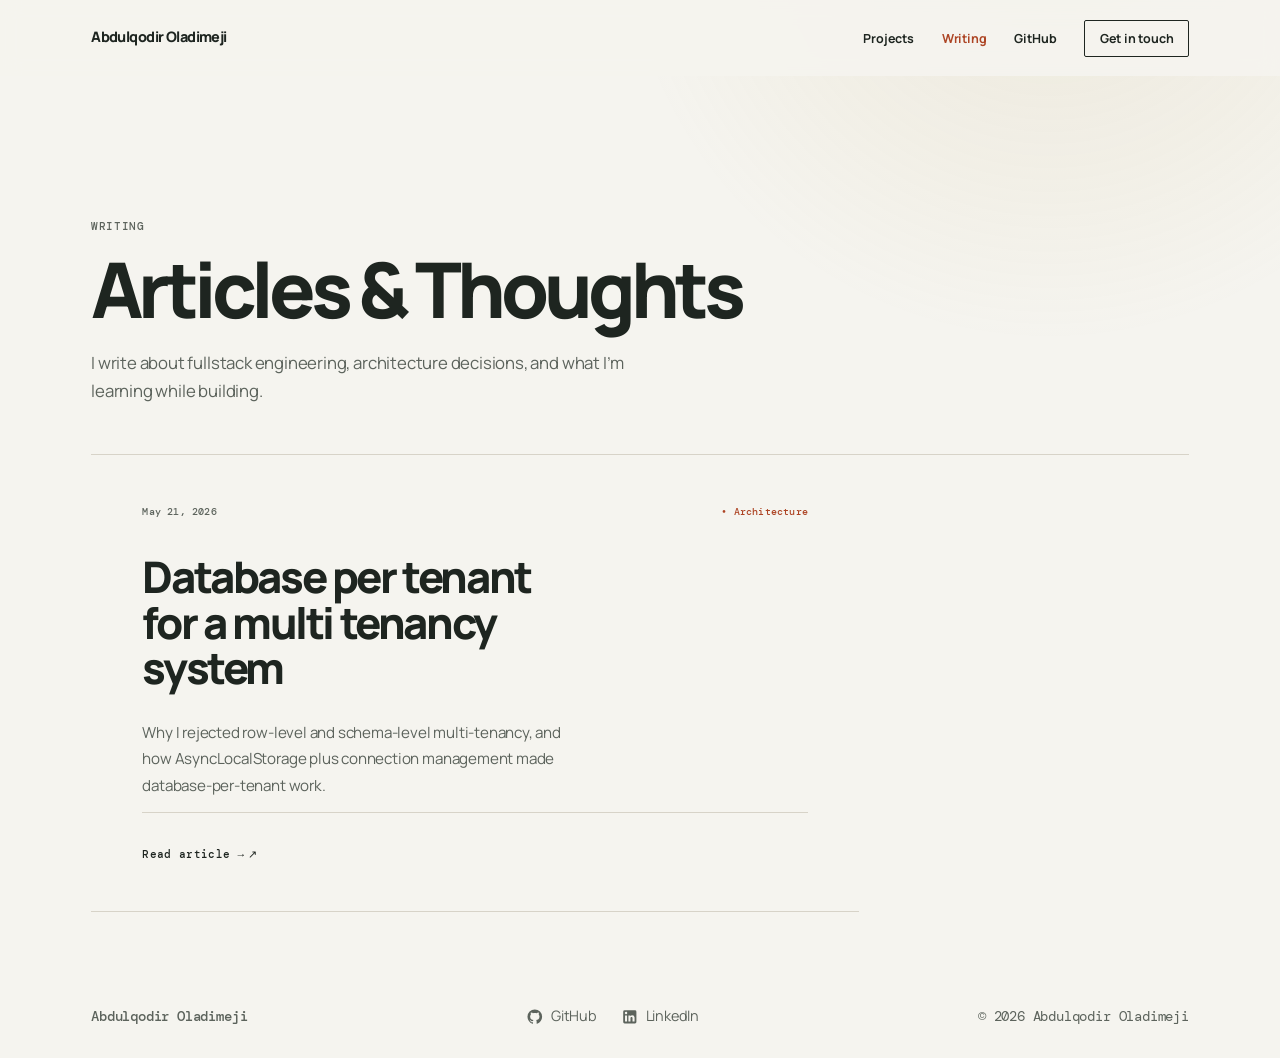
<file: blog/index.html>
<!doctype html>
<html lang="en">
    <head>
        <meta charset="UTF-8" />
        <meta name="viewport" content="width=device-width, initial-scale=1.0" />
        <title>Writing — Abdulqodir Oladimeji</title>
        <meta
            name="description"
            content="Articles on fullstack development, architecture, and the craft of shipping software."
        />

        <!-- ── SEO ──────────────────────────────────────── -->
        <link rel="canonical" href="https://qoudri4re.github.io/blog/" />
        <meta name="robots" content="index, follow" />
        <meta name="author" content="Abdulqodir Oladimeji" />

        <!-- Open Graph -->
        <meta property="og:type" content="website" />
        <meta property="og:url" content="https://qoudri4re.github.io/blog/" />
        <meta property="og:title" content="Writing — Abdulqodir Oladimeji" />
        <meta
            property="og:description"
            content="Articles on fullstack development, architecture, and the craft of shipping software."
        />
        <!-- <meta property="og:image"       content="https://qoudri4re.github.io/og-image.png"> -->
        <meta property="og:locale" content="en_NG" />

        <!-- Twitter Card -->
        <meta name="twitter:card" content="summary_large_image" />
        <meta name="twitter:title" content="Writing — Abdulqodir Oladimeji" />
        <meta
            name="twitter:description"
            content="Articles on fullstack development, architecture, and the craft of shipping software."
        />
        <!-- <meta name="twitter:image"       content="https://qoudri4re.github.io/og-image.png"> -->

        <link rel="preconnect" href="https://fonts.googleapis.com" />
        <link rel="preconnect" href="https://fonts.gstatic.com" crossorigin />
        <link
            href="https://fonts.googleapis.com/css2?family=DM+Mono:wght@400;500&family=Manrope:wght@400;500;600;700;800&display=swap"
            rel="stylesheet"
        />

        <link rel="stylesheet" href="../css/tokens.css" />
        <link rel="stylesheet" href="../css/base.css" />
        <link rel="stylesheet" href="../css/components.css" />
    </head>
    <body>
        <header class="site-nav" role="banner">
            <div class="container nav__inner">
                <a href="../" class="nav__logo">Abdulqodir Oladimeji</a>
                <nav aria-label="Primary navigation">
                    <ul class="nav__links">
                        <li>
                            <a href="../projects/" class="nav__link"
                                >Projects</a
                            >
                        </li>
                        <li>
                            <a
                                href="../blog/"
                                class="nav__link"
                                aria-current="page"
                                >Writing</a
                            >
                        </li>
                        <li>
                            <a
                                href="https://github.com/qoudri4re"
                                class="nav__link"
                                target="_blank"
                                rel="noopener noreferrer"
                                >GitHub</a
                            >
                        </li>
                        <li>
                            <a
                                href="mailto:abdulqodrioladimeji@gmail.com"
                                class="nav__link nav__link--cta"
                                >Get in touch</a
                            >
                        </li>
                    </ul>
                </nav>
                <button
                    class="nav__toggle"
                    aria-label="Toggle navigation"
                    aria-expanded="false"
                >
                    <span></span><span></span><span></span>
                </button>
            </div>
        </header>

        <main>
            <div class="container">
                <div class="page-header">
                    <p class="page-header__eyebrow">Writing</p>
                    <h1 class="page-header__title">Articles & Thoughts</h1>
                    <p class="page-header__desc">
                        I write about fullstack engineering, architecture
                        decisions, and what I’m learning while building.
                    </p>
                </div>

                <div class="card-grid">
                    <article class="card card--text" data-reveal>
                        <div class="card__body">
                            <div class="card__meta">
                                <span class="tag tag--mono">May 21, 2026</span>
                                <span class="tag tag--accent"
                                    >Architecture</span
                                >
                            </div>
                            <h2 class="card__title">
                                <a href="multitenancy-strategy.html"
                                    >Database per tenant for a multi tenancy
                                    system</a
                                >
                            </h2>
                            <p class="card__excerpt">
                                Why I rejected row-level and schema-level
                                multi-tenancy, and how AsyncLocalStorage plus
                                connection management made database-per-tenant
                                work.
                            </p>
                            <div class="card__footer">
                                <a
                                    href="multitenancy-strategy.html"
                                    class="card__read-more"
                                    >Read article →</a
                                >
                            </div>
                        </div>
                    </article>
                </div>
            </div>
        </main>

        <footer class="site-footer">
            <div class="container footer__inner">
                <span class="footer__name">Abdulqodir Oladimeji</span>
                <nav class="footer__links" aria-label="Social links">
                    <a
                        href="https://github.com/qoudri4re"
                        target="_blank"
                        rel="noopener noreferrer"
                    >
                        <svg
                            class="footer__icon"
                            viewBox="0 0 24 24"
                            aria-hidden="true"
                            focusable="false"
                        >
                            <path
                                fill="currentColor"
                                d="M12 2A10 10 0 0 0 2 12c0 4.42 2.87 8.17 6.84 9.5c.5.08.66-.23.66-.5v-1.69c-2.77.6-3.36-1.34-3.36-1.34c-.46-1.16-1.11-1.47-1.11-1.47c-.91-.62.07-.6.07-.6c1 .07 1.53 1.03 1.53 1.03c.87 1.52 2.34 1.07 2.91.83c.09-.65.35-1.09.63-1.34c-2.22-.25-4.55-1.11-4.55-4.92c0-1.11.38-2 1.03-2.71c-.1-.25-.45-1.29.1-2.64c0 0 .84-.27 2.75 1.02c.79-.22 1.65-.33 2.5-.33s1.71.11 2.5.33c1.91-1.29 2.75-1.02 2.75-1.02c.55 1.35.2 2.39.1 2.64c.65.71 1.03 1.6 1.03 2.71c0 3.82-2.34 4.66-4.57 4.91c.36.31.69.92.69 1.85V21c0 .27.16.59.67.5C19.14 20.16 22 16.42 22 12A10 10 0 0 0 12 2"
                            />
                        </svg>
                        GitHub
                    </a>
                    <a
                        href="https://www.linkedin.com/in/qoudri4re/"
                        target="_blank"
                        rel="noopener noreferrer"
                    >
                        <svg
                            class="footer__icon"
                            viewBox="0 0 24 24"
                            aria-hidden="true"
                            focusable="false"
                        >
                            <path
                                fill="currentColor"
                                d="M19 3a2 2 0 0 1 2 2v14a2 2 0 0 1-2 2H5a2 2 0 0 1-2-2V5a2 2 0 0 1 2-2zm-.5 15.5v-5.3a3.26 3.26 0 0 0-3.26-3.26c-.85 0-1.84.52-2.32 1.3v-1.11h-2.79v8.37h2.79v-4.93c0-.77.62-1.4 1.39-1.4a1.4 1.4 0 0 1 1.4 1.4v4.93zM6.88 8.56a1.68 1.68 0 0 0 1.68-1.68c0-.93-.75-1.69-1.68-1.69a1.69 1.69 0 0 0-1.69 1.69c0 .93.76 1.68 1.69 1.68m1.39 9.94v-8.37H5.5v8.37z"
                            />
                        </svg>
                        LinkedIn
                    </a>
                </nav>
                <p class="footer__copy">
                    © <span id="year"> </span> Abdulqodir Oladimeji
                </p>
            </div>
        </footer>

        <script src="../js/data.js"></script>
        <script src="../js/main.js"></script>
    </body>
</html>
</file>
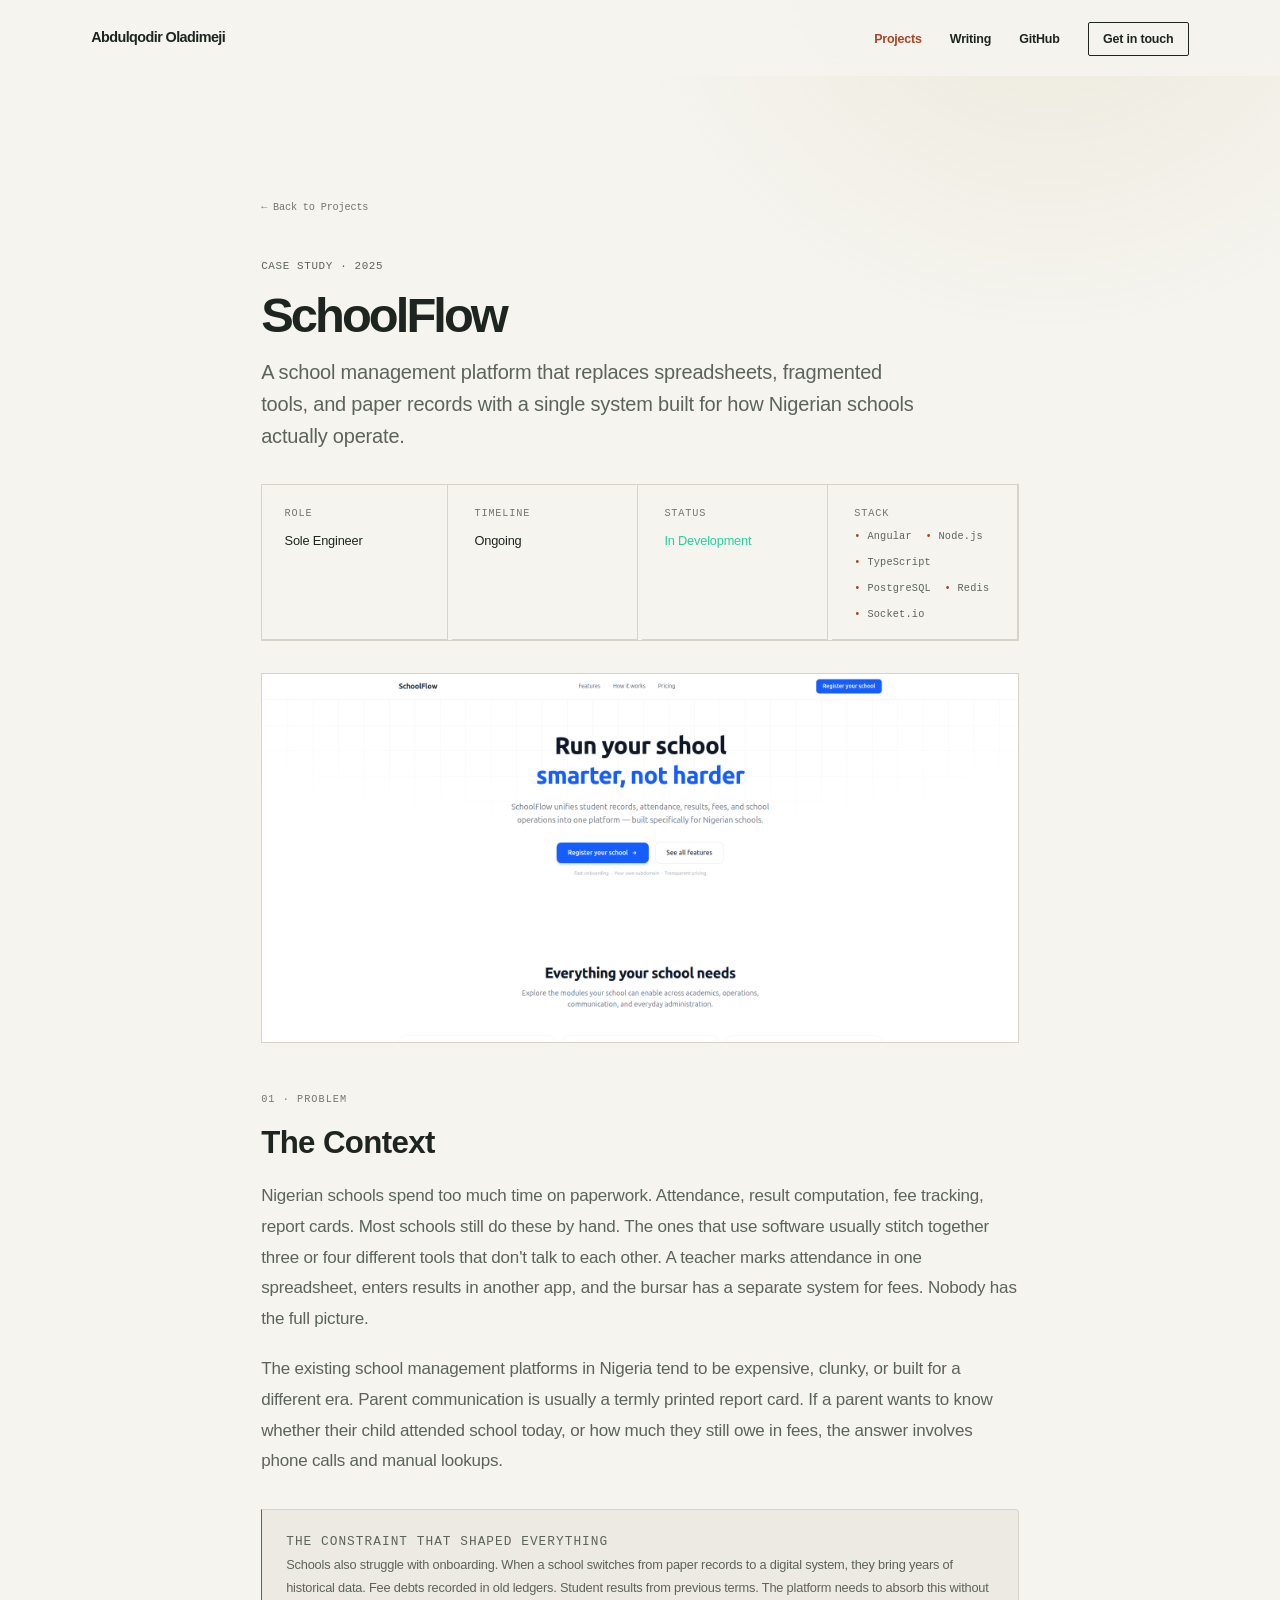
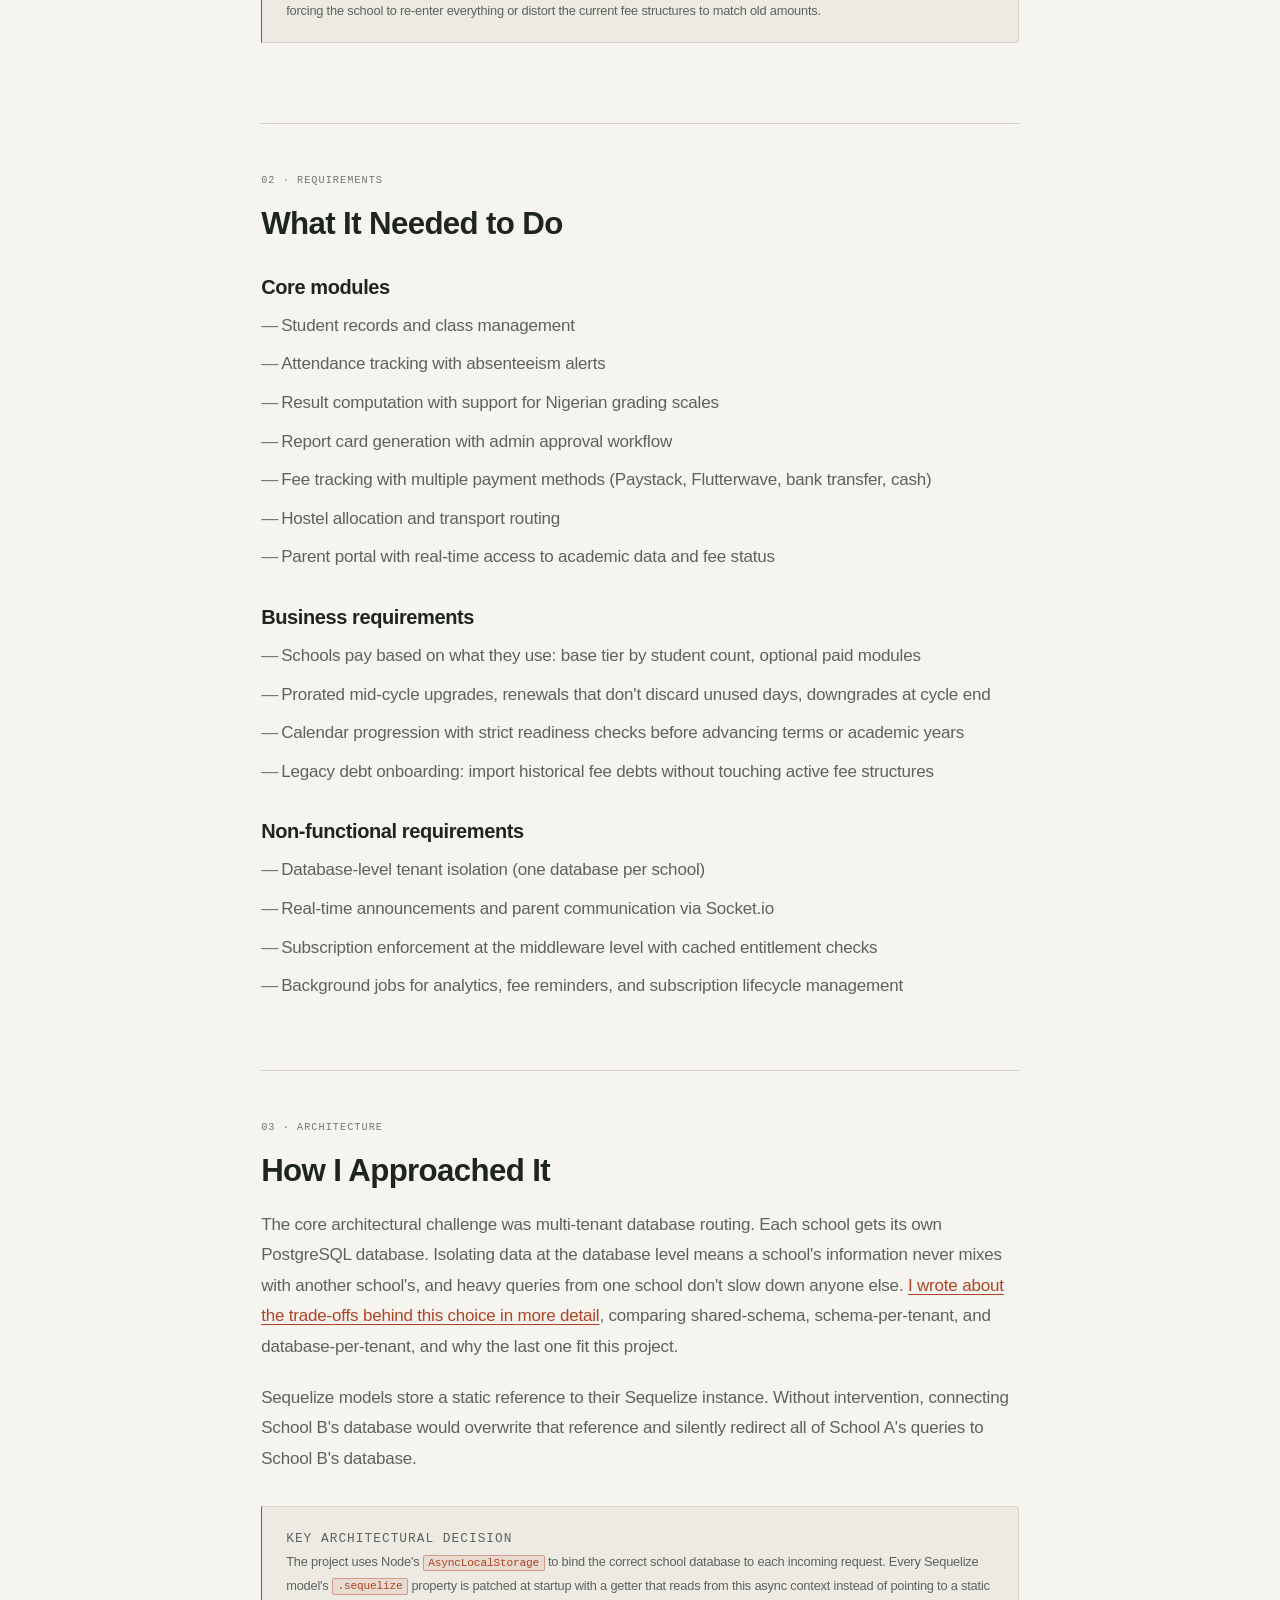
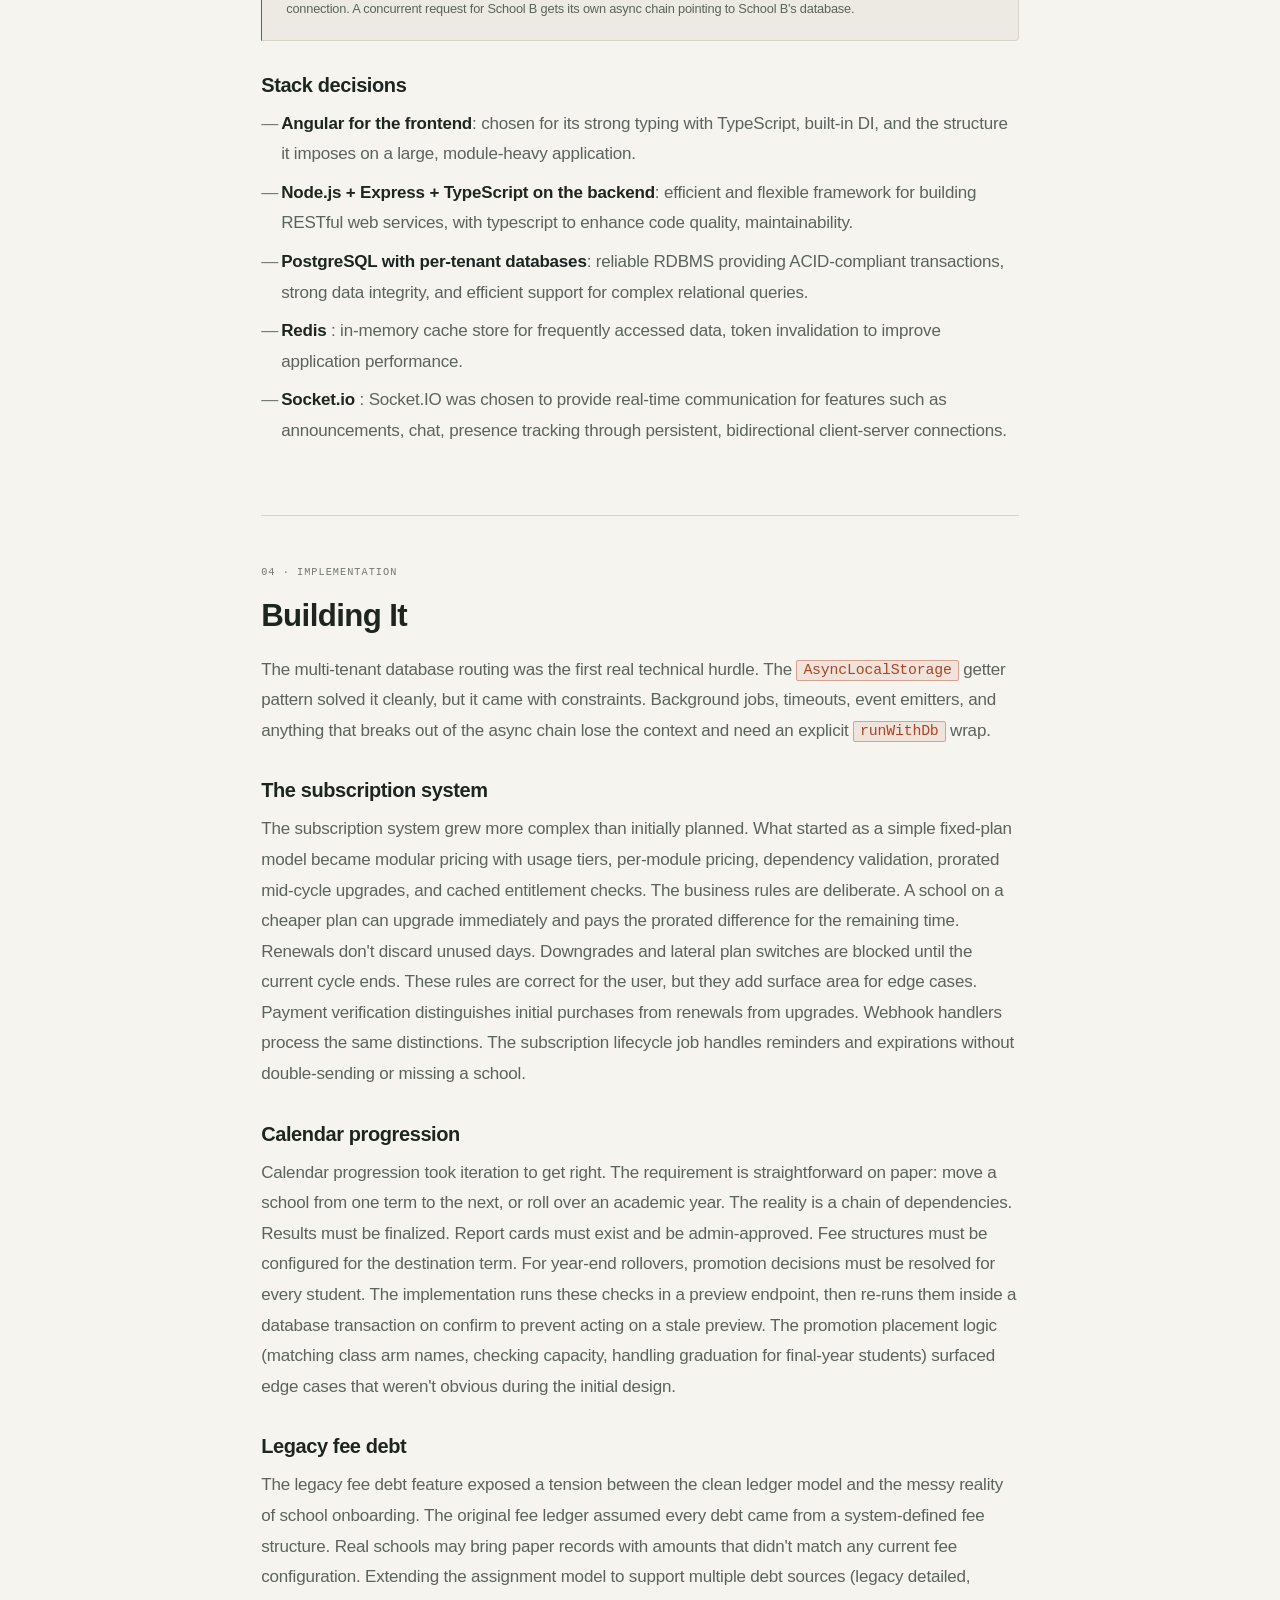
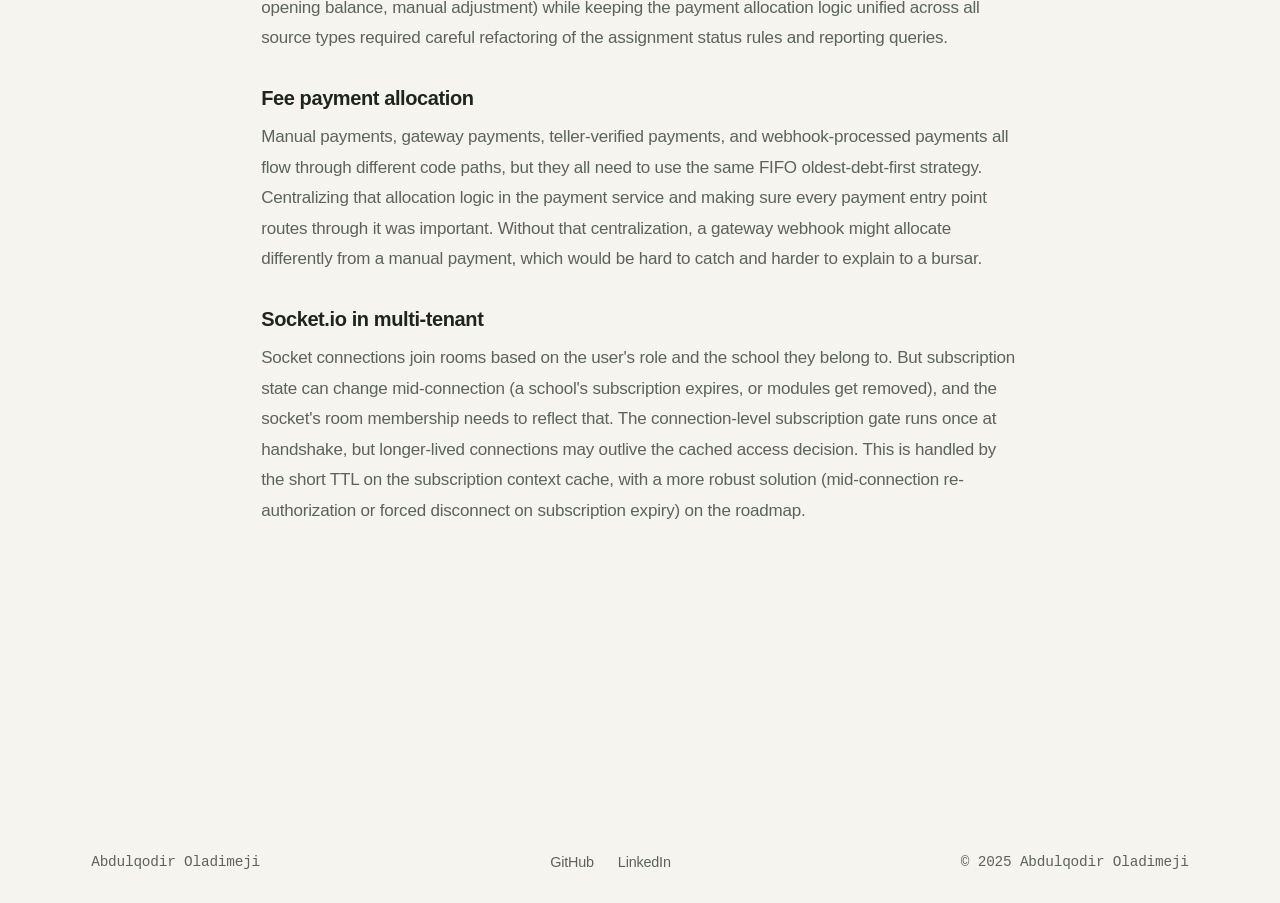
<file: projects/schoolflow.html>
<!doctype html>
<html lang="en">
    <head>
        <meta charset="UTF-8" />
        <meta name="viewport" content="width=device-width, initial-scale=1.0" />
        <title>SchoolFlow — Abdulqodir Oladimeji</title>
        <meta
            name="description"
            content="A multi-tenant school management platform built for Nigerian schools — attendance, results, fees, parent portals, and real-time communication in one system."
        />

        <!-- ── SEO ──────────────────────────────────────── -->
        <link
            rel="canonical"
            href="https://qoudri4re.github.io/projects/schoolflow.html"
        />
        <meta name="robots" content="index, follow" />
        <meta name="author" content="Abdulqodir Oladimeji" />

        <!-- Open Graph -->
        <meta property="og:type" content="article" />
        <meta
            property="og:url"
            content="https://qoudri4re.github.io/projects/schoolflow.html"
        />
        <meta property="og:title" content="SchoolFlow — Abdulqodir Oladimeji" />
        <meta
            property="og:description"
            content="A multi-tenant school management platform built for Nigerian schools — attendance, results, fees, parent portals, and real-time communication in one system."
        />
        <meta
            property="og:image"
            content="https://qoudri4re.github.io/projects/images/schoolflow-hero.png"
        />
        <meta property="og:locale" content="en_NG" />

        <!-- Twitter Card -->
        <meta name="twitter:card" content="summary_large_image" />
        <meta
            name="twitter:title"
            content="SchoolFlow — Abdulqodir Oladimeji"
        />
        <meta
            name="twitter:description"
            content="A multi-tenant school management platform built for Nigerian schools — attendance, results, fees, parent portals, and real-time communication in one system."
        />
        <meta
            name="twitter:image"
            content="https://qoudri4re.github.io/projects/images/schoolflow-hero.png"
        />

        <!-- JSON-LD -->
        <script type="application/ld+json">
            {
                "@context": "https://schema.org",
                "@type": "CreativeWork",
                "name": "SchoolFlow",
                "description": "A multi-tenant school management platform built for Nigerian schools — attendance, results, fees, parent portals, and real-time communication in one system.",
                "image": "https://qoudri4re.github.io/projects/images/schoolflow-hero.png",
                "url": "https://qoudri4re.github.io/projects/schoolflow.html",
                "author": {
                    "@type": "Person",
                    "name": "Abdulqodir Oladimeji",
                    "url": "https://qoudri4re.github.io/"
                },
                "keywords": "Angular, Node.js, TypeScript, PostgreSQL, Redis, Socket.io, multi-tenant, school management"
            }
        </script>

        <link rel="preconnect" href="https://fonts.googleapis.com" />
        <link rel="preconnect" href="https://fonts.gstatic.com" crossorigin />
        <link
            href="https://fonts.googleapis.com/css2?family=Poppins:ital,wght@0,400;0,500;0,600;0,700;0,800;1,500;1,600&family=JetBrains+Mono:wght@400;500&display=swap"
            rel="stylesheet"
        />

        <link rel="stylesheet" href="../css/tokens.css" />
        <link rel="stylesheet" href="../css/base.css" />
        <link rel="stylesheet" href="../css/components.css" />
    </head>
    <body>
        <header class="site-nav" role="banner">
            <div class="container nav__inner">
                <a href="../" class="nav__logo">Abdulqodir Oladimeji</a>
                <nav aria-label="Primary navigation">
                    <ul class="nav__links">
                        <li>
                            <a
                                href="../projects/"
                                class="nav__link"
                                aria-current="page"
                                >Projects</a
                            >
                        </li>
                        <li>
                            <a href="../blog/" class="nav__link">Writing</a>
                        </li>
                        <li>
                            <a
                                href="https://github.com/qoudri4re"
                                class="nav__link"
                                target="_blank"
                                rel="noopener noreferrer"
                                >GitHub</a
                            >
                        </li>
                        <li>
                            <a
                                href="mailto:abdulqodrioladimeji@gmail.com"
                                class="nav__link nav__link--cta"
                                >Get in touch</a
                            >
                        </li>
                    </ul>
                </nav>
                <button
                    class="nav__toggle"
                    aria-label="Toggle navigation"
                    aria-expanded="false"
                >
                    <span></span><span></span><span></span>
                </button>
            </div>
        </header>

        <main class="project-layout">
            <div class="container">
                <a href="../projects/" class="project__back"
                    >← Back to Projects</a
                >

                <!-- Header -->
                <header class="project__header">
                    <p class="project__label">Case Study · 2025</p>
                    <h1 class="project__title">SchoolFlow</h1>
                    <p class="project__tagline">
                        A school management platform that replaces spreadsheets,
                        fragmented tools, and paper records with a single system
                        built for how Nigerian schools actually operate.
                    </p>
                </header>

                <!-- Meta grid -->
                <div class="project__meta-grid">
                    <div class="project__meta-item">
                        <p class="project__meta-label">Role</p>
                        <p class="project__meta-value">Sole Engineer</p>
                    </div>
                    <div class="project__meta-item">
                        <p class="project__meta-label">Timeline</p>
                        <p class="project__meta-value">Ongoing</p>
                    </div>
                    <div class="project__meta-item">
                        <p class="project__meta-label">Status</p>
                        <p
                            class="project__meta-value"
                            style="color: var(--success)"
                        >
                            In Development
                        </p>
                    </div>
                    <div class="project__meta-item">
                        <p class="project__meta-label">Stack</p>
                        <div class="tags" style="margin-top: var(--s-2)">
                            <span class="tag">Angular</span>
                            <span class="tag">Node.js</span>
                            <span class="tag">TypeScript</span>
                            <span class="tag">PostgreSQL</span>
                            <span class="tag">Redis</span>
                            <span class="tag">Socket.io</span>
                        </div>
                    </div>
                </div>

                <!-- Hero image -->
                <div class="project__hero-image">
                    <img
                        src="images/schoolflow-hero.png"
                        alt="SchoolFlow — school management dashboard"
                        width="1200"
                        height="630"
                    />
                </div>

                <!-- ── Section 1: Problem ──────────────────── -->
                <section class="project-section">
                    <p class="project-section__label">01 · Problem</p>
                    <h2 class="project-section__title">The Context</h2>
                    <div class="project-section__body">
                        <p>
                            Nigerian schools spend too much time on paperwork.
                            Attendance, result computation, fee tracking, report
                            cards. Most schools still do these by hand. The ones
                            that use software usually stitch together three or
                            four different tools that don't talk to each other.
                            A teacher marks attendance in one spreadsheet,
                            enters results in another app, and the bursar has a
                            separate system for fees. Nobody has the full
                            picture.
                        </p>
                        <p>
                            The existing school management platforms in Nigeria
                            tend to be expensive, clunky, or built for a
                            different era. Parent communication is usually a
                            termly printed report card. If a parent wants to
                            know whether their child attended school today, or
                            how much they still owe in fees, the answer involves
                            phone calls and manual lookups.
                        </p>

                        <div class="callout">
                            <p class="callout__label">
                                The constraint that shaped everything
                            </p>
                            <p>
                                Schools also struggle with onboarding. When a
                                school switches from paper records to a digital
                                system, they bring years of historical data. Fee
                                debts recorded in old ledgers. Student results
                                from previous terms. The platform needs to
                                absorb this without forcing the school to
                                re-enter everything or distort the current fee
                                structures to match old amounts.
                            </p>
                        </div>
                    </div>
                </section>

                <!-- ── Section 2: Requirements ────────── -->
                <section class="project-section">
                    <p class="project-section__label">02 · Requirements</p>
                    <h2 class="project-section__title">What It Needed to Do</h2>
                    <div class="project-section__body">
                        <h4>Core modules</h4>
                        <ul>
                            <li>Student records and class management</li>
                            <li>Attendance tracking with absenteeism alerts</li>
                            <li>
                                Result computation with support for Nigerian
                                grading scales
                            </li>
                            <li>
                                Report card generation with admin approval
                                workflow
                            </li>
                            <li>
                                Fee tracking with multiple payment methods
                                (Paystack, Flutterwave, bank transfer, cash)
                            </li>
                            <li>Hostel allocation and transport routing</li>
                            <li>
                                Parent portal with real-time access to academic
                                data and fee status
                            </li>
                        </ul>

                        <h4>Business requirements</h4>
                        <ul>
                            <li>
                                Schools pay based on what they use: base tier by
                                student count, optional paid modules
                            </li>
                            <li>
                                Prorated mid-cycle upgrades, renewals that don't
                                discard unused days, downgrades at cycle end
                            </li>
                            <li>
                                Calendar progression with strict readiness
                                checks before advancing terms or academic years
                            </li>
                            <li>
                                Legacy debt onboarding: import historical fee
                                debts without touching active fee structures
                            </li>
                        </ul>

                        <h4>Non-functional requirements</h4>
                        <ul>
                            <li>
                                Database-level tenant isolation (one database
                                per school)
                            </li>
                            <li>
                                Real-time announcements and parent communication
                                via Socket.io
                            </li>
                            <li>
                                Subscription enforcement at the middleware level
                                with cached entitlement checks
                            </li>
                            <li>
                                Background jobs for analytics, fee reminders,
                                and subscription lifecycle management
                            </li>
                        </ul>
                    </div>
                </section>

                <!-- ── Section 3: Architecture ─── -->
                <section class="project-section">
                    <p class="project-section__label">03 · Architecture</p>
                    <h2 class="project-section__title">How I Approached It</h2>
                    <div class="project-section__body">
                        <p>
                            The core architectural challenge was multi-tenant
                            database routing. Each school gets its own
                            PostgreSQL database. Isolating data at the database
                            level means a school's information never mixes with
                            another school's, and heavy queries from one school
                            don't slow down anyone else.
                            <a
                                href="../blog/multitenancy-strategy.html"
                                style="
                                    color: var(--accent);
                                    text-decoration: underline;
                                    text-underline-offset: 3px;
                                "
                                >I wrote about the trade-offs behind this choice
                                in more detail</a
                            >, comparing shared-schema, schema-per-tenant, and
                            database-per-tenant, and why the last one fit this
                            project.
                        </p>
                        <p>
                            Sequelize models store a static reference to their
                            Sequelize instance. Without intervention, connecting
                            School B's database would overwrite that reference
                            and silently redirect all of School A's queries to
                            School B's database.
                        </p>

                        <div class="callout">
                            <p class="callout__label">
                                Key architectural decision
                            </p>
                            <p>
                                The project uses Node's
                                <code>AsyncLocalStorage</code> to bind the
                                correct school database to each incoming
                                request. Every Sequelize model's
                                <code>.sequelize</code> property is patched at
                                startup with a getter that reads from this async
                                context instead of pointing to a static
                                connection. A concurrent request for School B
                                gets its own async chain pointing to School B's
                                database.
                            </p>
                        </div>

                        <h4>Stack decisions</h4>
                        <ul>
                            <li>
                                <strong>Angular for the frontend</strong>:
                                chosen for its strong typing with TypeScript,
                                built-in DI, and the structure it imposes on a
                                large, module-heavy application.
                            </li>
                            <li>
                                <strong
                                    >Node.js + Express + TypeScript on the
                                    backend</strong
                                >: efficient and flexible framework for building
                                RESTful web services, with typescript to enhance
                                code quality, maintainability.
                            </li>
                            <li>
                                <strong
                                    >PostgreSQL with per-tenant
                                    databases</strong
                                >: reliable RDBMS providing ACID-compliant
                                transactions, strong data integrity, and
                                efficient support for complex relational
                                queries.
                            </li>
                            <li>
                                <strong>Redis</strong>
                                : in-memory cache store for frequently accessed
                                data, token invalidation to improve application
                                performance.
                            </li>
                            <li>
                                <strong>Socket.io </strong>: Socket.IO was
                                chosen to provide real-time communication for
                                features such as announcements, chat, presence
                                tracking through persistent, bidirectional
                                client-server connections.
                            </li>
                        </ul>
                    </div>
                </section>

                <!-- ── Section 4: Implementation ────────────── -->
                <section class="project-section">
                    <p class="project-section__label">04 · Implementation</p>
                    <h2 class="project-section__title">Building It</h2>
                    <div class="project-section__body">
                        <p>
                            The multi-tenant database routing was the first real
                            technical hurdle. The
                            <code>AsyncLocalStorage</code> getter pattern solved
                            it cleanly, but it came with constraints. Background
                            jobs, timeouts, event emitters, and anything that
                            breaks out of the async chain lose the context and
                            need an explicit <code>runWithDb</code> wrap.
                        </p>

                        <h4>The subscription system</h4>
                        <p>
                            The subscription system grew more complex than
                            initially planned. What started as a simple
                            fixed-plan model became modular pricing with usage
                            tiers, per-module pricing, dependency validation,
                            prorated mid-cycle upgrades, and cached entitlement
                            checks. The business rules are deliberate. A school
                            on a cheaper plan can upgrade immediately and pays
                            the prorated difference for the remaining time.
                            Renewals don't discard unused days. Downgrades and
                            lateral plan switches are blocked until the current
                            cycle ends. These rules are correct for the user,
                            but they add surface area for edge cases. Payment
                            verification distinguishes initial purchases from
                            renewals from upgrades. Webhook handlers process the
                            same distinctions. The subscription lifecycle job
                            handles reminders and expirations without
                            double-sending or missing a school.
                        </p>

                        <h4>Calendar progression</h4>
                        <p>
                            Calendar progression took iteration to get right.
                            The requirement is straightforward on paper: move a
                            school from one term to the next, or roll over an
                            academic year. The reality is a chain of
                            dependencies. Results must be finalized. Report
                            cards must exist and be admin-approved. Fee
                            structures must be configured for the destination
                            term. For year-end rollovers, promotion decisions
                            must be resolved for every student. The
                            implementation runs these checks in a preview
                            endpoint, then re-runs them inside a database
                            transaction on confirm to prevent acting on a stale
                            preview. The promotion placement logic (matching
                            class arm names, checking capacity, handling
                            graduation for final-year students) surfaced edge
                            cases that weren't obvious during the initial
                            design.
                        </p>

                        <h4>Legacy fee debt</h4>
                        <p>
                            The legacy fee debt feature exposed a tension
                            between the clean ledger model and the messy reality
                            of school onboarding. The original fee ledger
                            assumed every debt came from a system-defined fee
                            structure. Real schools may bring paper records with
                            amounts that didn't match any current fee
                            configuration. Extending the assignment model to
                            support multiple debt sources (legacy detailed,
                            opening balance, manual adjustment) while keeping
                            the payment allocation logic unified across all
                            source types required careful refactoring of the
                            assignment status rules and reporting queries.
                        </p>

                        <h4>Fee payment allocation</h4>
                        <p>
                            Manual payments, gateway payments, teller-verified
                            payments, and webhook-processed payments all flow
                            through different code paths, but they all need to
                            use the same FIFO oldest-debt-first strategy.
                            Centralizing that allocation logic in the payment
                            service and making sure every payment entry point
                            routes through it was important. Without that
                            centralization, a gateway webhook might allocate
                            differently from a manual payment, which would be
                            hard to catch and harder to explain to a bursar.
                        </p>

                        <h4>Socket.io in multi-tenant</h4>
                        <p>
                            Socket connections join rooms based on the user's
                            role and the school they belong to. But subscription
                            state can change mid-connection (a school's
                            subscription expires, or modules get removed), and
                            the socket's room membership needs to reflect that.
                            The connection-level subscription gate runs once at
                            handshake, but longer-lived connections may outlive
                            the cached access decision. This is handled by the
                            short TTL on the subscription context cache, with a
                            more robust solution (mid-connection
                            re-authorization or forced disconnect on
                            subscription expiry) on the roadmap.
                        </p>
                    </div>
                </section>
            </div>
        </main>

        <footer class="site-footer">
            <div class="container footer__inner">
                <span class="footer__name">Abdulqodir Oladimeji</span>
                <nav class="footer__links" aria-label="Social links">
                    <a
                        href="https://github.com/qoudri4re"
                        target="_blank"
                        rel="noopener noreferrer"
                        >GitHub</a
                    >
                    <a
                        href="https://www.linkedin.com/in/qoudri4re/"
                        target="_blank"
                        rel="noopener noreferrer"
                        >LinkedIn</a
                    >
                </nav>
                <p class="footer__copy">© 2025 Abdulqodir Oladimeji</p>
            </div>
        </footer>

        <script src="../js/data.js"></script>
        <script src="../js/main.js"></script>
    </body>
</html>
</file>
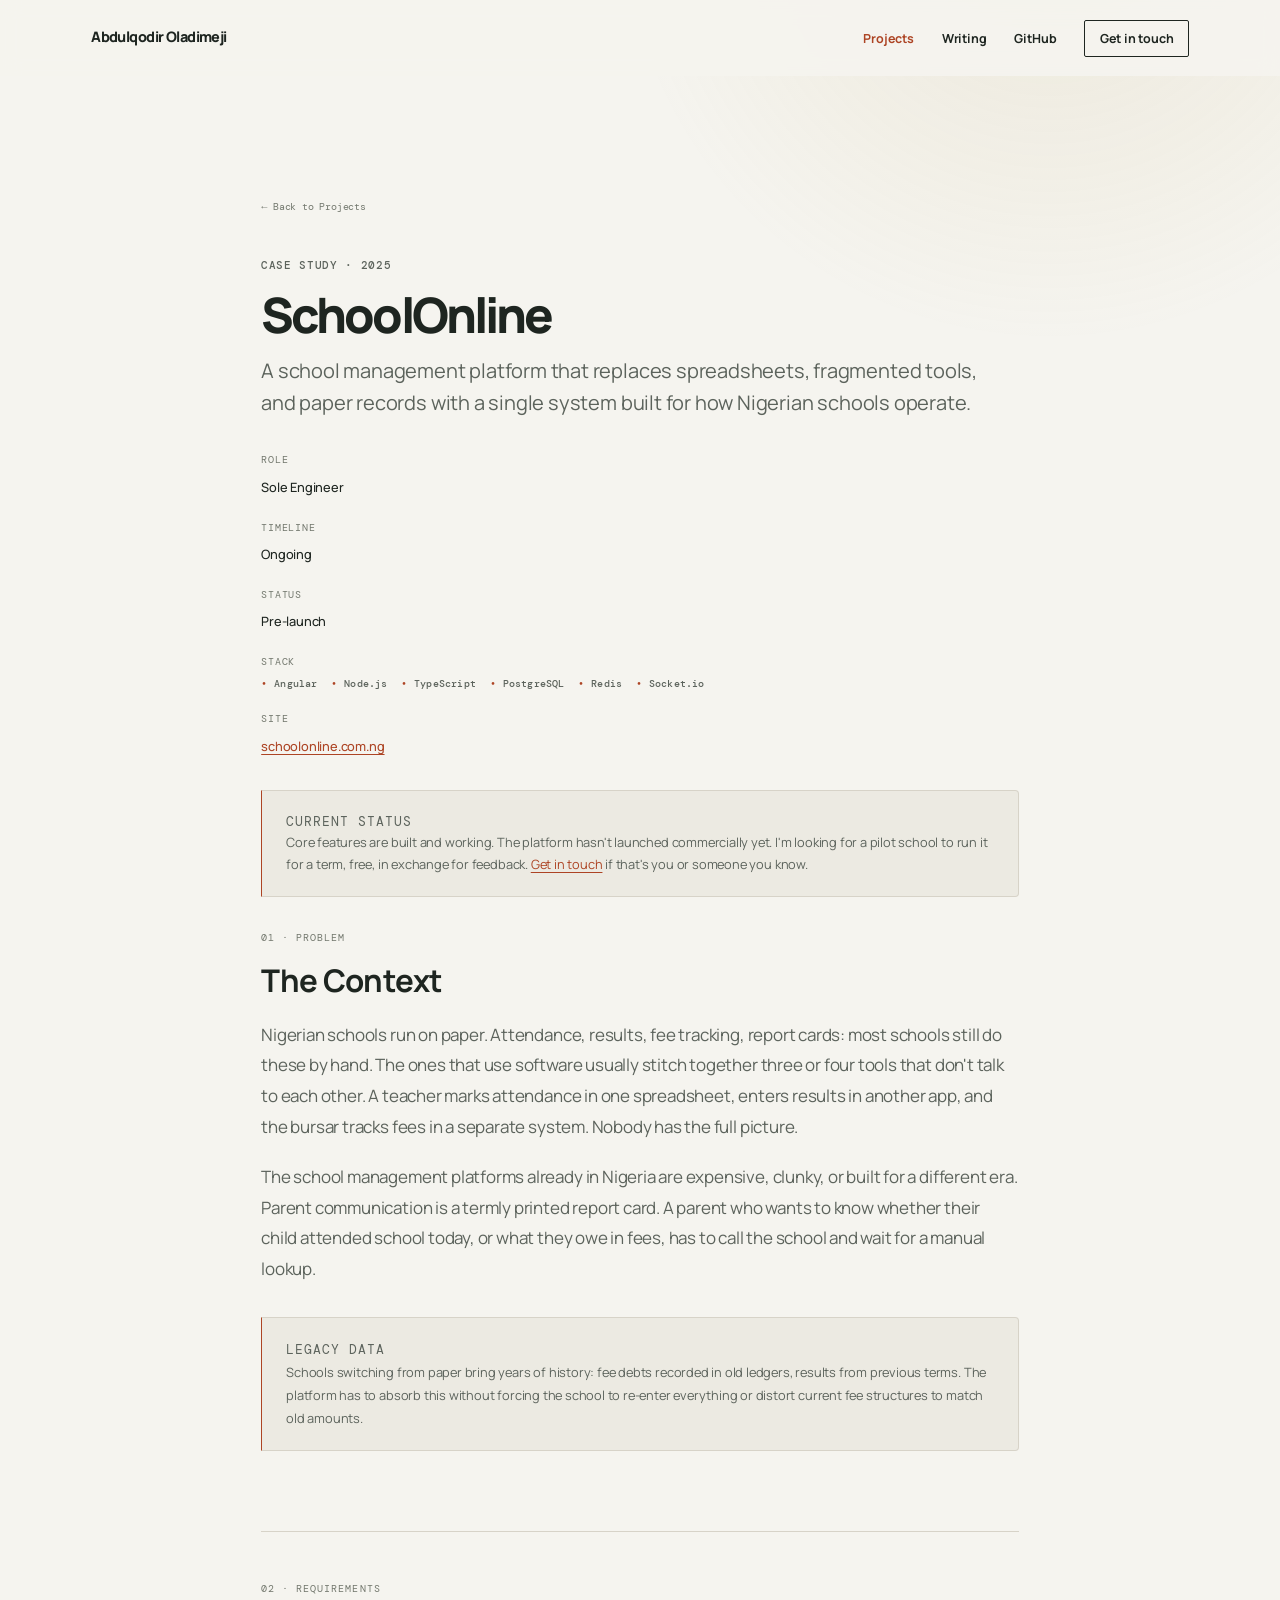
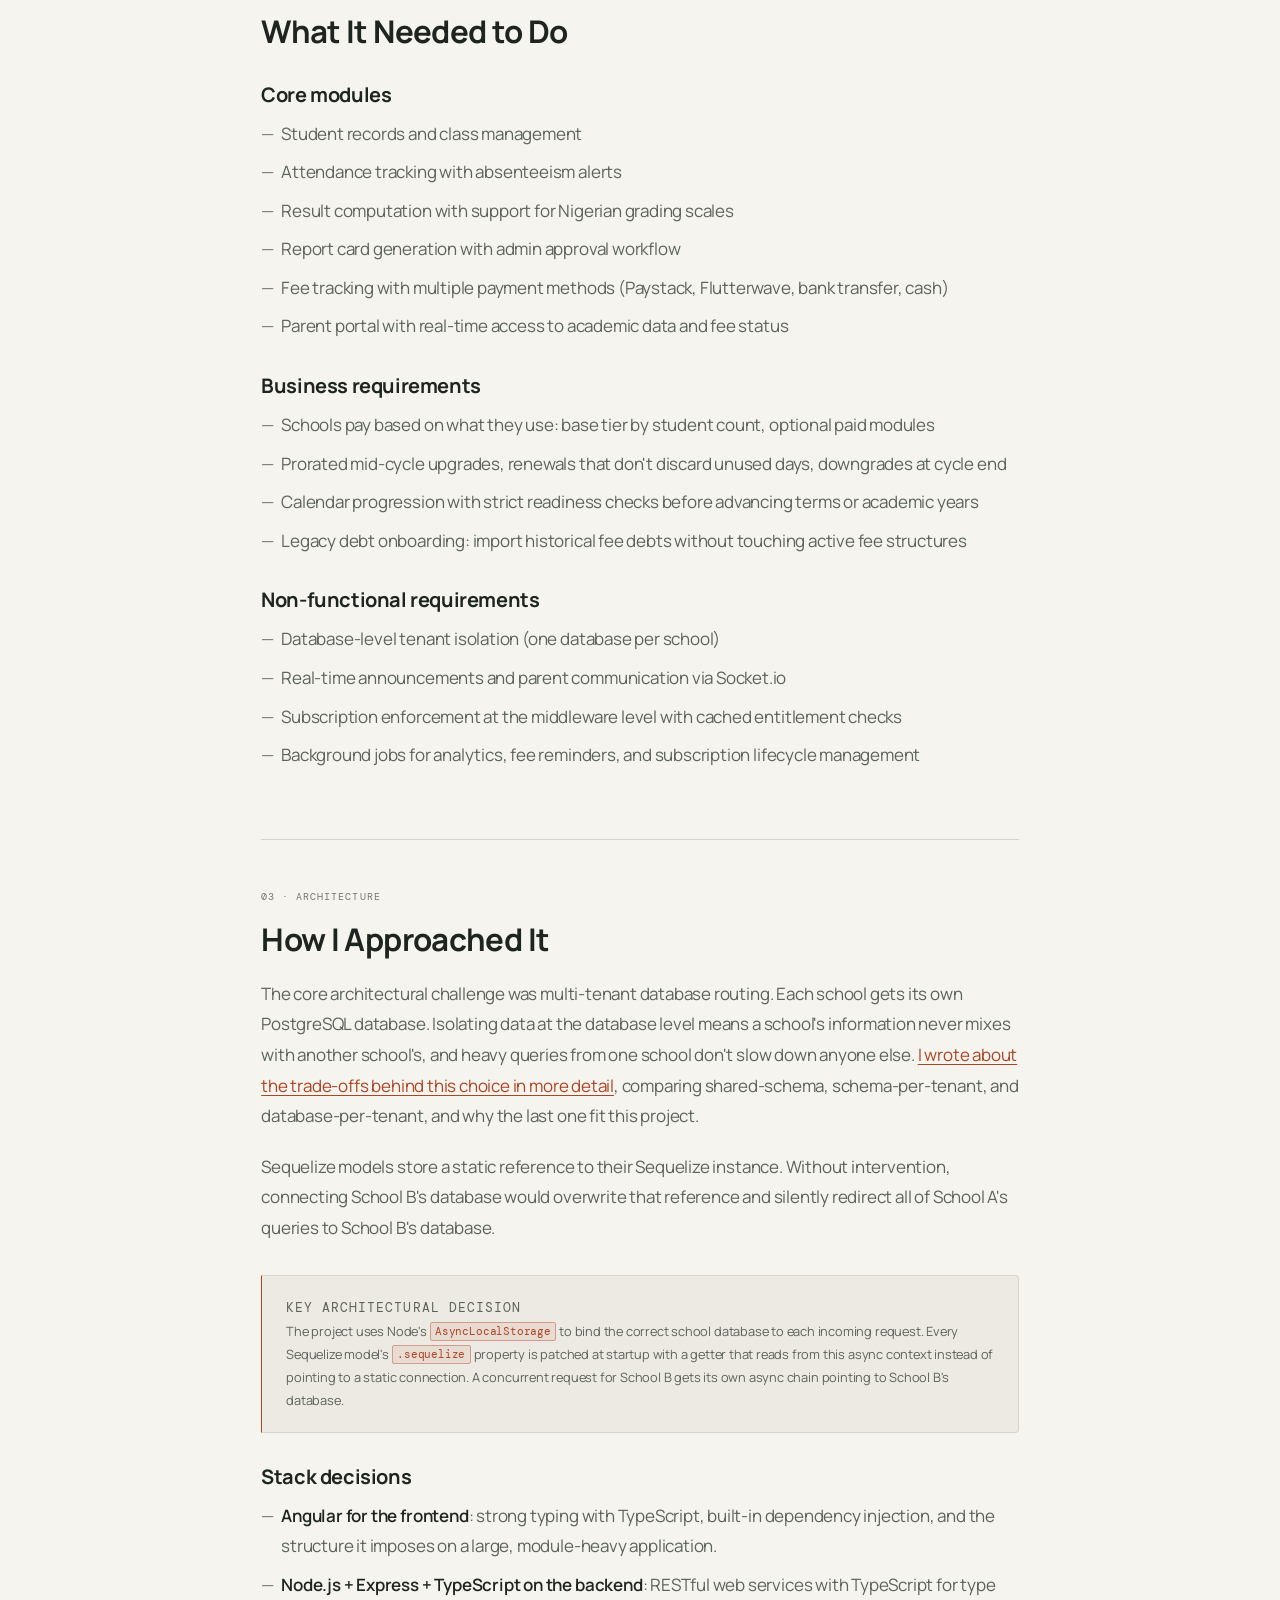
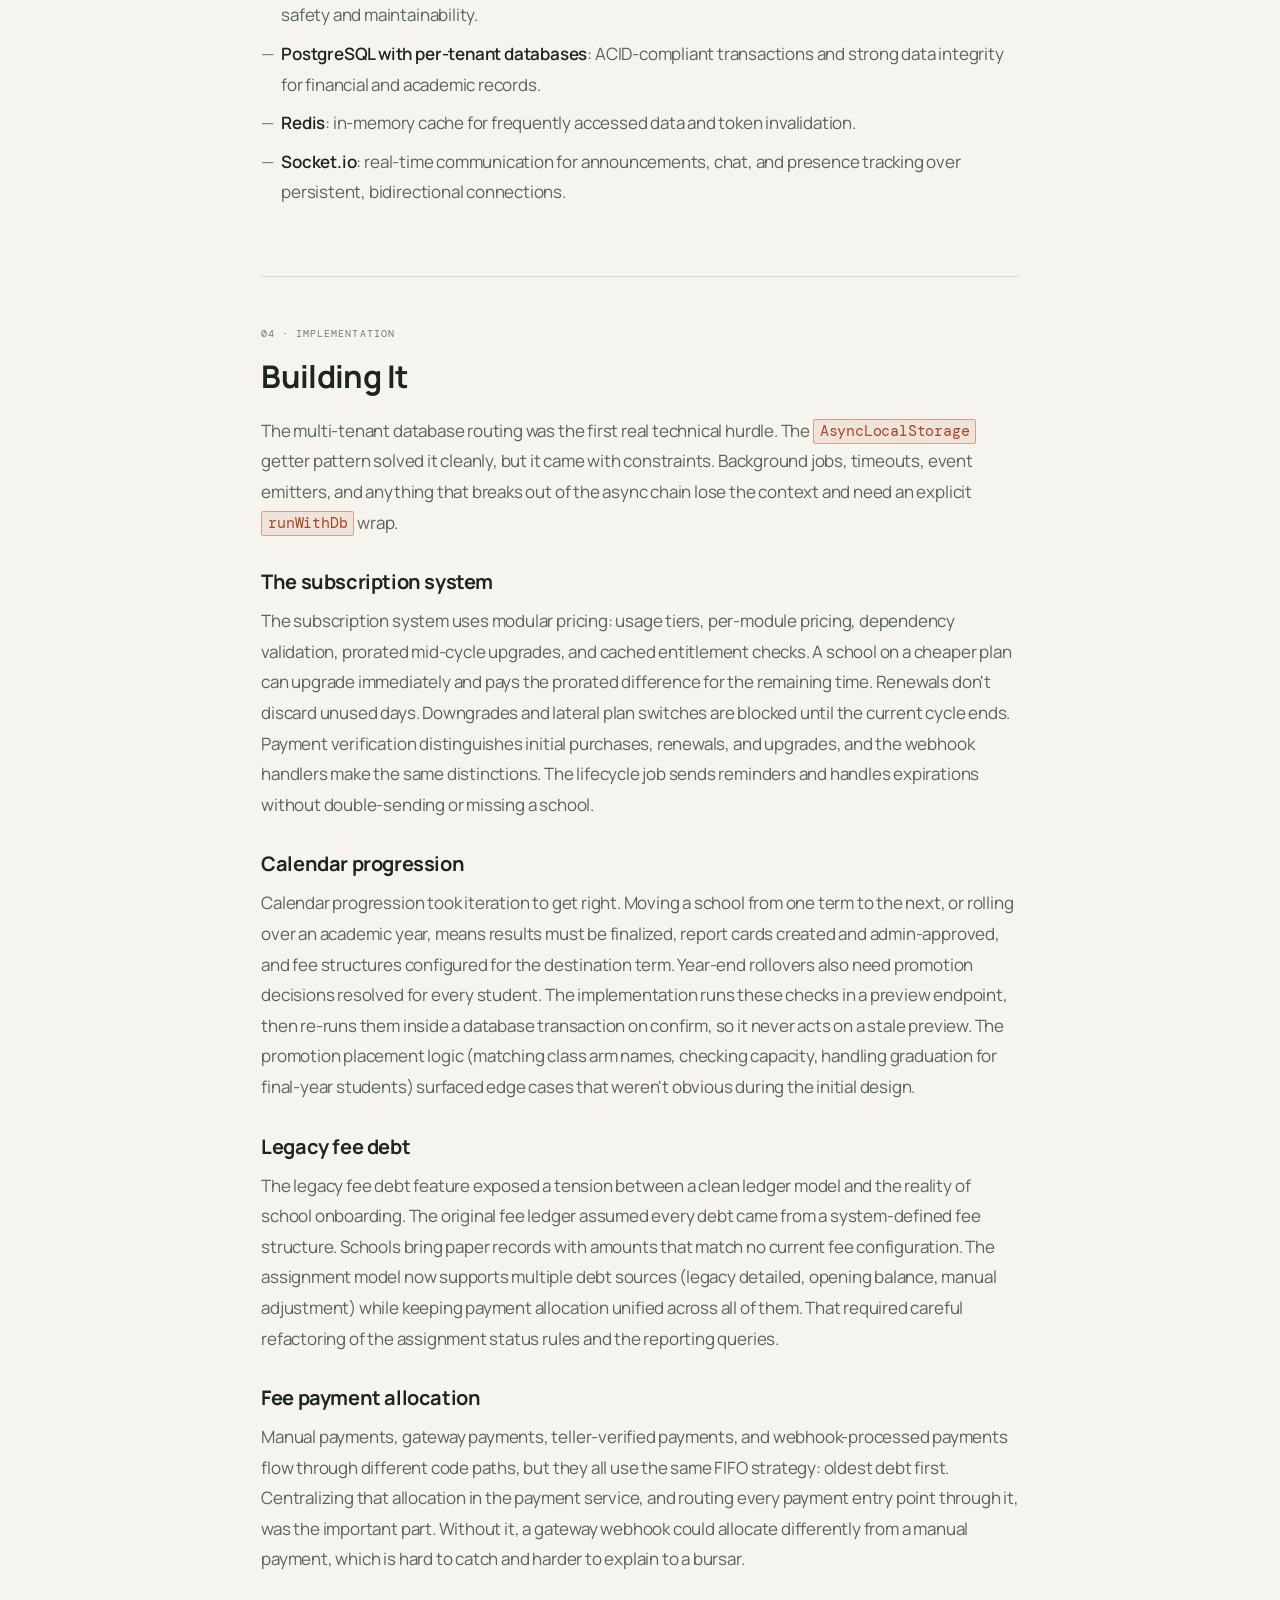
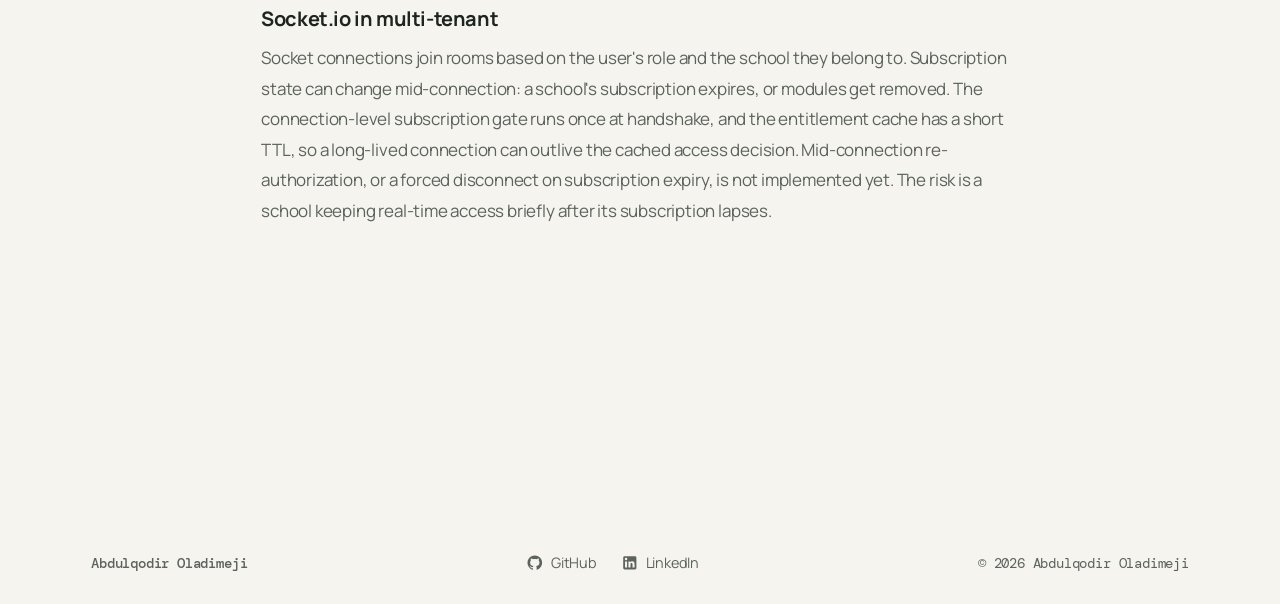
<file: projects/schoolonline.html>
<!doctype html>
<html lang="en">
    <head>
        <meta charset="UTF-8" />
        <meta name="viewport" content="width=device-width, initial-scale=1.0" />
        <title>SchoolOnline — Abdulqodir Oladimeji</title>
        <meta
            name="description"
            content="A multi-tenant school management platform built for Nigerian schools — attendance, results, fees, parent portals, and real-time communication in one system."
        />

        <!-- ── SEO ──────────────────────────────────────── -->
        <link
            rel="canonical"
            href="https://qoudri4re.github.io/projects/schoolonline.html"
        />
        <meta name="robots" content="index, follow" />
        <meta name="author" content="Abdulqodir Oladimeji" />

        <!-- Open Graph -->
        <meta property="og:type" content="article" />
        <meta
            property="og:url"
            content="https://qoudri4re.github.io/projects/schoolonline.html"
        />
        <meta
            property="og:title"
            content="SchoolOnline — Abdulqodir Oladimeji"
        />
        <meta
            property="og:description"
            content="A multi-tenant school management platform built for Nigerian schools — attendance, results, fees, parent portals, and real-time communication in one system."
        />
        <meta property="og:locale" content="en_NG" />

        <!-- Twitter Card -->
        <meta name="twitter:card" content="summary" />
        <meta
            name="twitter:title"
            content="SchoolOnline — Abdulqodir Oladimeji"
        />
        <meta
            name="twitter:description"
            content="A multi-tenant school management platform built for Nigerian schools — attendance, results, fees, parent portals, and real-time communication in one system."
        />
        <!-- JSON-LD -->
        <script type="application/ld+json">
            {
                "@context": "https://schema.org",
                "@type": "CreativeWork",
                "name": "SchoolOnline",
                "description": "A multi-tenant school management platform built for Nigerian schools — attendance, results, fees, parent portals, and real-time communication in one system.",
                "url": "https://schoolonline.com.ng/",
                "author": {
                    "@type": "Person",
                    "name": "Abdulqodir Oladimeji",
                    "url": "https://qoudri4re.github.io/"
                },
                "keywords": "Angular, Node.js, TypeScript, PostgreSQL, Redis, Socket.io, multi-tenant, school management"
            }
        </script>

        <link rel="preconnect" href="https://fonts.googleapis.com" />
        <link rel="preconnect" href="https://fonts.gstatic.com" crossorigin />
        <link
            href="https://fonts.googleapis.com/css2?family=DM+Mono:wght@400;500&family=Manrope:wght@400;500;600;700;800&display=swap"
            rel="stylesheet"
        />

        <link rel="stylesheet" href="../css/tokens.css" />
        <link rel="stylesheet" href="../css/base.css" />
        <link rel="stylesheet" href="../css/components.css" />
    </head>
    <body>
        <header class="site-nav" role="banner">
            <div class="container nav__inner">
                <a href="../" class="nav__logo">Abdulqodir Oladimeji</a>
                <nav aria-label="Primary navigation">
                    <ul class="nav__links">
                        <li>
                            <a
                                href="../projects/"
                                class="nav__link"
                                aria-current="page"
                                >Projects</a
                            >
                        </li>
                        <li>
                            <a href="../blog/" class="nav__link">Writing</a>
                        </li>
                        <li>
                            <a
                                href="https://github.com/qoudri4re"
                                class="nav__link"
                                target="_blank"
                                rel="noopener noreferrer"
                                >GitHub</a
                            >
                        </li>
                        <li>
                            <a
                                href="mailto:abdulqodrioladimeji@gmail.com"
                                class="nav__link nav__link--cta"
                                >Get in touch</a
                            >
                        </li>
                    </ul>
                </nav>
                <button
                    class="nav__toggle"
                    aria-label="Toggle navigation"
                    aria-expanded="false"
                >
                    <span></span><span></span><span></span>
                </button>
            </div>
        </header>

        <main class="project-layout">
            <div class="container">
                <a href="../projects/" class="project__back"
                    >← Back to Projects</a
                >

                <!-- Header -->
                <header class="project__header">
                    <p class="project__label">Case Study · 2025</p>
                    <h1 class="project__title">
                        <a
                            href="https://schoolonline.com.ng/"
                            target="_blank"
                            rel="noopener noreferrer"
                            >SchoolOnline</a
                        >
                    </h1>
                    <p class="project__tagline">
                        A school management platform that replaces spreadsheets,
                        fragmented tools, and paper records with a single system
                        built for how Nigerian schools operate.
                    </p>
                </header>

                <!-- Meta -->
                <div class="project__meta-stack">
                    <div class="project__meta-stack-item">
                        <p class="project__meta-label">Role</p>
                        <p class="project__meta-value">Sole Engineer</p>
                    </div>
                    <div class="project__meta-stack-item">
                        <p class="project__meta-label">Timeline</p>
                        <p class="project__meta-value">Ongoing</p>
                    </div>
                    <div class="project__meta-stack-item">
                        <p class="project__meta-label">Status</p>
                        <p class="project__meta-value">Pre-launch</p>
                    </div>
                    <div class="project__meta-stack-item">
                        <p class="project__meta-label">Stack</p>
                        <div class="tags" style="margin-top: var(--s-2)">
                            <span class="tag">Angular</span>
                            <span class="tag">Node.js</span>
                            <span class="tag">TypeScript</span>
                            <span class="tag">PostgreSQL</span>
                            <span class="tag">Redis</span>
                            <span class="tag">Socket.io</span>
                        </div>
                    </div>
                    <div class="project__meta-stack-item">
                        <p class="project__meta-label">Site</p>
                        <p class="project__meta-value">
                            <a
                                href="https://schoolonline.com.ng/"
                                target="_blank"
                                rel="noopener noreferrer"
                                style="
                                    color: var(--accent);
                                    text-decoration: underline;
                                    text-underline-offset: 3px;
                                "
                                >schoolonline.com.ng</a
                            >
                        </p>
                    </div>
                </div>

                <!-- Status -->
                <div class="callout">
                    <p class="callout__label">Current status</p>
                    <p>
                        Core features are built and working. The platform hasn't
                        launched commercially yet. I'm looking for a pilot
                        school to run it for a term, free, in exchange for
                        feedback.
                        <a
                            href="mailto:abdulqodrioladimeji@gmail.com"
                            style="
                                color: var(--accent);
                                text-decoration: underline;
                                text-underline-offset: 3px;
                            "
                            >Get in touch</a
                        >
                        if that's you or someone you know.
                    </p>
                </div>

                <!-- ── Section 1: Problem ──────────────────── -->
                <section class="project-section">
                    <p class="project-section__label">01 · Problem</p>
                    <h2 class="project-section__title">The Context</h2>
                    <div class="project-section__body">
                        <p>
                            Nigerian schools run on paper. Attendance, results,
                            fee tracking, report cards: most schools still do
                            these by hand. The ones that use software usually
                            stitch together three or four tools that don't talk
                            to each other. A teacher marks attendance in one
                            spreadsheet, enters results in another app, and the
                            bursar tracks fees in a separate system. Nobody has
                            the full picture.
                        </p>
                        <p>
                            The school management platforms already in Nigeria
                            are expensive, clunky, or built for a different era.
                            Parent communication is a termly printed report
                            card. A parent who wants to know whether their child
                            attended school today, or what they owe in fees, has
                            to call the school and wait for a manual lookup.
                        </p>

                        <div class="callout">
                            <p class="callout__label">Legacy data</p>
                            <p>
                                Schools switching from paper bring years of
                                history: fee debts recorded in old ledgers,
                                results from previous terms. The platform has to
                                absorb this without forcing the school to
                                re-enter everything or distort current fee
                                structures to match old amounts.
                            </p>
                        </div>
                    </div>
                </section>

                <!-- ── Section 2: Requirements ────────── -->
                <section class="project-section">
                    <p class="project-section__label">02 · Requirements</p>
                    <h2 class="project-section__title">What It Needed to Do</h2>
                    <div class="project-section__body">
                        <h4>Core modules</h4>
                        <ul>
                            <li>Student records and class management</li>
                            <li>Attendance tracking with absenteeism alerts</li>
                            <li>
                                Result computation with support for Nigerian
                                grading scales
                            </li>
                            <li>
                                Report card generation with admin approval
                                workflow
                            </li>
                            <li>
                                Fee tracking with multiple payment methods
                                (Paystack, Flutterwave, bank transfer, cash)
                            </li>
                            <li>
                                Parent portal with real-time access to academic
                                data and fee status
                            </li>
                        </ul>

                        <h4>Business requirements</h4>
                        <ul>
                            <li>
                                Schools pay based on what they use: base tier by
                                student count, optional paid modules
                            </li>
                            <li>
                                Prorated mid-cycle upgrades, renewals that don't
                                discard unused days, downgrades at cycle end
                            </li>
                            <li>
                                Calendar progression with strict readiness
                                checks before advancing terms or academic years
                            </li>
                            <li>
                                Legacy debt onboarding: import historical fee
                                debts without touching active fee structures
                            </li>
                        </ul>

                        <h4>Non-functional requirements</h4>
                        <ul>
                            <li>
                                Database-level tenant isolation (one database
                                per school)
                            </li>
                            <li>
                                Real-time announcements and parent communication
                                via Socket.io
                            </li>
                            <li>
                                Subscription enforcement at the middleware level
                                with cached entitlement checks
                            </li>
                            <li>
                                Background jobs for analytics, fee reminders,
                                and subscription lifecycle management
                            </li>
                        </ul>
                    </div>
                </section>

                <!-- ── Section 3: Architecture ─── -->
                <section class="project-section">
                    <p class="project-section__label">03 · Architecture</p>
                    <h2 class="project-section__title">How I Approached It</h2>
                    <div class="project-section__body">
                        <p>
                            The core architectural challenge was multi-tenant
                            database routing. Each school gets its own
                            PostgreSQL database. Isolating data at the database
                            level means a school's information never mixes with
                            another school's, and heavy queries from one school
                            don't slow down anyone else.
                            <a
                                href="../blog/multitenancy-strategy.html"
                                style="
                                    color: var(--accent);
                                    text-decoration: underline;
                                    text-underline-offset: 3px;
                                "
                                >I wrote about the trade-offs behind this choice
                                in more detail</a
                            >, comparing shared-schema, schema-per-tenant, and
                            database-per-tenant, and why the last one fit this
                            project.
                        </p>
                        <p>
                            Sequelize models store a static reference to their
                            Sequelize instance. Without intervention, connecting
                            School B's database would overwrite that reference
                            and silently redirect all of School A's queries to
                            School B's database.
                        </p>

                        <div class="callout">
                            <p class="callout__label">
                                Key architectural decision
                            </p>
                            <p>
                                The project uses Node's
                                <code>AsyncLocalStorage</code> to bind the
                                correct school database to each incoming
                                request. Every Sequelize model's
                                <code>.sequelize</code> property is patched at
                                startup with a getter that reads from this async
                                context instead of pointing to a static
                                connection. A concurrent request for School B
                                gets its own async chain pointing to School B's
                                database.
                            </p>
                        </div>

                        <h4>Stack decisions</h4>
                        <ul>
                            <li>
                                <strong>Angular for the frontend</strong>:
                                strong typing with TypeScript, built-in
                                dependency injection, and the structure it
                                imposes on a large, module-heavy application.
                            </li>
                            <li>
                                <strong
                                    >Node.js + Express + TypeScript on the
                                    backend</strong
                                >: RESTful web services with TypeScript for type
                                safety and maintainability.
                            </li>
                            <li>
                                <strong
                                    >PostgreSQL with per-tenant
                                    databases</strong
                                >: ACID-compliant transactions and strong data
                                integrity for financial and academic records.
                            </li>
                            <li>
                                <strong>Redis</strong>: in-memory cache for
                                frequently accessed data and token invalidation.
                            </li>
                            <li>
                                <strong>Socket.io</strong>: real-time
                                communication for announcements, chat, and
                                presence tracking over persistent, bidirectional
                                connections.
                            </li>
                        </ul>
                    </div>
                </section>

                <!-- ── Section 4: Implementation ────────────── -->
                <section class="project-section">
                    <p class="project-section__label">04 · Implementation</p>
                    <h2 class="project-section__title">Building It</h2>
                    <div class="project-section__body">
                        <p>
                            The multi-tenant database routing was the first real
                            technical hurdle. The
                            <code>AsyncLocalStorage</code> getter pattern solved
                            it cleanly, but it came with constraints. Background
                            jobs, timeouts, event emitters, and anything that
                            breaks out of the async chain lose the context and
                            need an explicit <code>runWithDb</code> wrap.
                        </p>

                        <h4>The subscription system</h4>
                        <p>
                            The subscription system uses modular pricing: usage
                            tiers, per-module pricing, dependency validation,
                            prorated mid-cycle upgrades, and cached entitlement
                            checks. A school on a cheaper plan can upgrade
                            immediately and pays the prorated difference for the
                            remaining time. Renewals don't discard unused days.
                            Downgrades and lateral plan switches are blocked
                            until the current cycle ends. Payment verification
                            distinguishes initial purchases, renewals, and
                            upgrades, and the webhook handlers make the same
                            distinctions. The lifecycle job sends reminders and
                            handles expirations without double-sending or
                            missing a school.
                        </p>

                        <h4>Calendar progression</h4>
                        <p>
                            Calendar progression took iteration to get right.
                            Moving a school from one term to the next, or
                            rolling over an academic year, means results must be
                            finalized, report cards created and admin-approved,
                            and fee structures configured for the destination
                            term. Year-end rollovers also need promotion
                            decisions resolved for every student. The
                            implementation runs these checks in a preview
                            endpoint, then re-runs them inside a database
                            transaction on confirm, so it never acts on a stale
                            preview. The promotion placement logic (matching
                            class arm names, checking capacity, handling
                            graduation for final-year students) surfaced edge
                            cases that weren't obvious during the initial
                            design.
                        </p>

                        <h4>Legacy fee debt</h4>
                        <p>
                            The legacy fee debt feature exposed a tension
                            between a clean ledger model and the reality of
                            school onboarding. The original fee ledger assumed
                            every debt came from a system-defined fee structure.
                            Schools bring paper records with amounts that match
                            no current fee configuration. The assignment model
                            now supports multiple debt sources (legacy detailed,
                            opening balance, manual adjustment) while keeping
                            payment allocation unified across all of them. That
                            required careful refactoring of the assignment
                            status rules and the reporting queries.
                        </p>

                        <h4>Fee payment allocation</h4>
                        <p>
                            Manual payments, gateway payments, teller-verified
                            payments, and webhook-processed payments flow
                            through different code paths, but they all use the
                            same FIFO strategy: oldest debt first. Centralizing
                            that allocation in the payment service, and routing
                            every payment entry point through it, was the
                            important part. Without it, a gateway webhook could
                            allocate differently from a manual payment, which is
                            hard to catch and harder to explain to a bursar.
                        </p>

                        <h4>Socket.io in multi-tenant</h4>
                        <p>
                            Socket connections join rooms based on the user's
                            role and the school they belong to. Subscription
                            state can change mid-connection: a school's
                            subscription expires, or modules get removed. The
                            connection-level subscription gate runs once at
                            handshake, and the entitlement cache has a short
                            TTL, so a long-lived connection can outlive the
                            cached access decision. Mid-connection
                            re-authorization, or a forced disconnect on
                            subscription expiry, is not implemented yet. The
                            risk is a school keeping real-time access briefly
                            after its subscription lapses.
                        </p>
                    </div>
                </section>
            </div>
        </main>

        <footer class="site-footer">
            <div class="container footer__inner">
                <span class="footer__name">Abdulqodir Oladimeji</span>
                <nav class="footer__links" aria-label="Social links">
                    <a
                        href="https://github.com/qoudri4re"
                        target="_blank"
                        rel="noopener noreferrer"
                    >
                        <svg
                            class="footer__icon"
                            viewBox="0 0 24 24"
                            aria-hidden="true"
                            focusable="false"
                        >
                            <path
                                fill="currentColor"
                                d="M12 2A10 10 0 0 0 2 12c0 4.42 2.87 8.17 6.84 9.5c.5.08.66-.23.66-.5v-1.69c-2.77.6-3.36-1.34-3.36-1.34c-.46-1.16-1.11-1.47-1.11-1.47c-.91-.62.07-.6.07-.6c1 .07 1.53 1.03 1.53 1.03c.87 1.52 2.34 1.07 2.91.83c.09-.65.35-1.09.63-1.34c-2.22-.25-4.55-1.11-4.55-4.92c0-1.11.38-2 1.03-2.71c-.1-.25-.45-1.29.1-2.64c0 0 .84-.27 2.75 1.02c.79-.22 1.65-.33 2.5-.33s1.71.11 2.5.33c1.91-1.29 2.75-1.02 2.75-1.02c.55 1.35.2 2.39.1 2.64c.65.71 1.03 1.6 1.03 2.71c0 3.82-2.34 4.66-4.57 4.91c.36.31.69.92.69 1.85V21c0 .27.16.59.67.5C19.14 20.16 22 16.42 22 12A10 10 0 0 0 12 2"
                            />
                        </svg>
                        GitHub
                    </a>
                    <a
                        href="https://www.linkedin.com/in/qoudri4re/"
                        target="_blank"
                        rel="noopener noreferrer"
                    >
                        <svg
                            class="footer__icon"
                            viewBox="0 0 24 24"
                            aria-hidden="true"
                            focusable="false"
                        >
                            <path
                                fill="currentColor"
                                d="M19 3a2 2 0 0 1 2 2v14a2 2 0 0 1-2 2H5a2 2 0 0 1-2-2V5a2 2 0 0 1 2-2zm-.5 15.5v-5.3a3.26 3.26 0 0 0-3.26-3.26c-.85 0-1.84.52-2.32 1.3v-1.11h-2.79v8.37h2.79v-4.93c0-.77.62-1.4 1.39-1.4a1.4 1.4 0 0 1 1.4 1.4v4.93zM6.88 8.56a1.68 1.68 0 0 0 1.68-1.68c0-.93-.75-1.69-1.68-1.69a1.69 1.69 0 0 0-1.69 1.69c0 .93.76 1.68 1.69 1.68m1.39 9.94v-8.37H5.5v8.37z"
                            />
                        </svg>
                        LinkedIn
                    </a>
                </nav>
                <p class="footer__copy">
                    © <span id="year"> </span> Abdulqodir Oladimeji
                </p>
            </div>
        </footer>

        <script src="../js/data.js"></script>
        <script src="../js/main.js"></script>
    </body>
</html>
</file>
<file: css/tokens.css>
:root {
  /* ── Backgrounds ──────────────────────────────── */
  --bg-base:        #f5f4ef;
  --bg-surface:     #eceae2;
  --bg-elevated:    #ffffff;
  --bg-hover:       #e5e2d8;
  --bg-accent-dim:  rgba(182, 71, 36, 0.08);

  /* ── Borders ──────────────────────────────────── */
  --border:         #d7d3c8;
  --border-em:      #bdb8aa;
  --border-accent:  rgba(182, 71, 36, 0.42);
  --border-focus:   rgba(182, 71, 36, 0.75);

  /* ── Text ─────────────────────────────────────── */
  --text-primary:   #1e2520;
  --text-secondary: #5c635c;
  --text-muted:     #73786e;

  /* ── Accent ───────────────────────────────────── */
  --accent:         #ad4424;
  --accent-hover:   #883218;
  --accent-dim:     rgba(182, 71, 36, 0.09);

  /* ── Semantic ─────────────────────────────────── */
  --success:        #22d39e;
  --warning:        #f59e0b;
  --danger:         #f87171;

  /* ── Fonts ────────────────────────────────────── */
  --font-display: 'Manrope', sans-serif;
  --font-body:    'Manrope', sans-serif;
  --font-mono:    'DM Mono', monospace;

  /* ── Type scale (major-third × 1.25) ─────────── */
  --text-xs:   0.64rem;
  --text-sm:   0.8rem;
  --text-base: 1rem;
  --text-lg:   1.25rem;
  --text-xl:   1.563rem;
  --text-2xl:  1.953rem;
  --text-3xl:  2.441rem;
  --text-4xl:  3.052rem;
  --text-5xl:  3.815rem;

  /* ── Spacing (4px base) ───────────────────────── */
  --s-1:  0.25rem;
  --s-2:  0.5rem;
  --s-3:  0.75rem;
  --s-4:  1rem;
  --s-5:  1.25rem;
  --s-6:  1.5rem;
  --s-8:  2rem;
  --s-10: 2.5rem;
  --s-12: 3rem;
  --s-16: 4rem;
  --s-20: 5rem;
  --s-24: 6rem;
  --s-32: 8rem;

  /* ── Radii ────────────────────────────────────── */
  --radius-sm: 2px;
  --radius-md: 4px;
  --radius-lg: 14px;

  /* ── Motion ───────────────────────────────────── */
  --ease:      cubic-bezier(0.16, 1, 0.3, 1);
  --t-fast:    140ms ease;
  --t-normal:  220ms ease;

  /* ── Layout ───────────────────────────────────── */
  --max-w:      1200px;
  --content-w:  700px;
  --nav-h:      60px;
}
</file>
<file: css/base.css>
/* ── Reset ────────────────────────────────────────── */
*, *::before, *::after {
  box-sizing: border-box;
  margin: 0;
  padding: 0;
}

html {
  font-size: 16px;
  scroll-behavior: smooth;
  -webkit-text-size-adjust: 100%;
}

body {
  font-family: var(--font-body);
  font-size: var(--text-base);
  line-height: 1.7;
  color: var(--text-primary);
  background-color: var(--bg-base);
  -webkit-font-smoothing: antialiased;
  -moz-osx-font-smoothing: grayscale;
}

img, video {
  display: block;
  max-width: 100%;
  height: auto;
}

a {
  color: inherit;
  text-decoration: none;
}

ul, ol {
  list-style: none;
}

button {
  cursor: pointer;
  border: none;
  background: none;
  font: inherit;
}

/* ── Scrollbar ────────────────────────────────────── */
::-webkit-scrollbar { width: 6px; height: 6px; }
::-webkit-scrollbar-track { background: var(--bg-base); }
::-webkit-scrollbar-thumb { background: var(--border-em); border-radius: 3px; }
::-webkit-scrollbar-thumb:hover { background: var(--text-muted); }

/* ── Selection ────────────────────────────────────── */
::selection {
  background: var(--accent-dim);
  color: var(--accent);
}

/* ── Layout ───────────────────────────────────────── */
.container {
  width: 100%;
  max-width: var(--max-w);
  margin-inline: auto;
  padding-inline: var(--s-6);
}

.container--narrow {
  max-width: var(--content-w);
}

/* ── Typography defaults ──────────────────────────── */
h1, h2, h3, h4, h5, h6 {
  font-family: var(--font-display);
  font-weight: 700;
  line-height: 1.2;
  letter-spacing: -0.02em;
  color: var(--text-primary);
}

p {
  color: var(--text-secondary);
}

code {
  font-family: var(--font-mono);
  font-size: 0.875em;
  color: var(--accent);
  background: var(--accent-dim);
  padding: 0.1em 0.4em;
  border-radius: var(--radius-sm);
  border: 1px solid var(--border-accent);
}

pre {
  font-family: var(--font-mono);
  font-size: var(--text-sm);
  background: var(--bg-surface);
  border: 1px solid var(--border);
  border-radius: var(--radius-md);
  padding: var(--s-6);
  overflow-x: auto;
  line-height: 1.65;
}

pre code {
  background: none;
  border: none;
  padding: 0;
  color: var(--text-primary);
  font-size: inherit;
}

blockquote {
  border-left: 2px solid var(--accent);
  padding-left: var(--s-6);
  color: var(--text-secondary);
  font-style: italic;
}

hr {
  border: none;
  border-top: 1px solid var(--border);
  margin-block: var(--s-12);
}

/* ── Accessibility ────────────────────────────────── */
.sr-only {
  position: absolute;
  width: 1px; height: 1px;
  padding: 0; margin: -1px;
  overflow: hidden;
  clip: rect(0,0,0,0);
  white-space: nowrap;
  border-width: 0;
}

:focus-visible {
  outline: 2px solid var(--border-focus);
  outline-offset: 3px;
  border-radius: var(--radius-sm);
}
</file>
<file: css/components.css>
/* ═══════════════════════════════════════════════════
   NAV
═══════════════════════════════════════════════════ */
.site-nav {
    position: sticky;
    top: 0;
    z-index: 100;
    height: var(--nav-h);
    background: rgba(11, 11, 14, 0.8);
    backdrop-filter: blur(14px);
    -webkit-backdrop-filter: blur(14px);
    border-bottom: 1px solid transparent;
    transition: border-color var(--t-normal);
}

.site-nav.scrolled {
    border-bottom-color: var(--border);
}

.nav__inner {
    height: 100%;
    display: flex;
    align-items: center;
    justify-content: space-between;
}

.nav__logo {
    font-family: var(--font-mono);
    font-size: var(--text-sm);
    font-weight: 500;
    color: var(--text-primary);
    letter-spacing: 0.02em;
    transition: color var(--t-fast);
}

.nav__logo:hover {
    color: var(--accent);
}

.nav__links {
    display: flex;
    align-items: center;
    gap: var(--s-8);
}

.nav__link {
    font-size: var(--text-sm);
    font-weight: 500;
    color: var(--text-secondary);
    transition: color var(--t-fast);
}

.nav__link:hover {
    color: var(--text-primary);
}

.nav__link--cta {
    color: var(--accent);
    border: 1px solid var(--border-accent);
    padding: var(--s-2) var(--s-4);
    border-radius: var(--radius-md);
    background: var(--accent-dim);
    transition:
        background var(--t-fast),
        border-color var(--t-fast);
}

.nav__link--cta:hover {
    color: var(--accent-hover);
    background: rgba(0, 212, 255, 0.13);
    border-color: rgba(0, 212, 255, 0.45);
}

/* Mobile toggle */
.nav__toggle {
    display: none;
    flex-direction: column;
    gap: 5px;
    padding: var(--s-2);
}

.nav__toggle span {
    display: block;
    width: 22px;
    height: 1.5px;
    background: var(--text-secondary);
    border-radius: 2px;
    transition:
        transform var(--t-normal),
        opacity var(--t-fast);
}

/* Mobile nav open state */
.nav--open .nav__links {
    display: flex;
    flex-direction: column;
    position: fixed;
    top: var(--nav-h);
    left: 0;
    right: 0;
    background: var(--bg-surface);
    border-bottom: 1px solid var(--border);
    padding: var(--s-6);
    gap: var(--s-4);
    align-items: flex-start;
}

.nav--open .nav__toggle span:nth-child(1) {
    transform: translateY(6.5px) rotate(45deg);
}
.nav--open .nav__toggle span:nth-child(2) {
    opacity: 0;
}
.nav--open .nav__toggle span:nth-child(3) {
    transform: translateY(-6.5px) rotate(-45deg);
}

/* ═══════════════════════════════════════════════════
   BUTTONS
═══════════════════════════════════════════════════ */
.btn {
    display: inline-flex;
    align-items: center;
    gap: var(--s-2);
    font-family: var(--font-body);
    font-size: var(--text-sm);
    font-weight: 500;
    padding: var(--s-3) var(--s-6);
    border-radius: var(--radius-md);
    transition:
        background var(--t-fast),
        border-color var(--t-fast),
        color var(--t-fast);
    text-decoration: none;
    white-space: nowrap;
}

.btn--primary {
    background: var(--accent);
    color: #000;
    border: 1px solid var(--accent);
}

.btn--primary:hover {
    background: var(--accent-hover);
    border-color: var(--accent-hover);
}

.btn--ghost {
    background: transparent;
    color: var(--text-secondary);
    border: 1px solid var(--border-em);
}

.btn--ghost:hover {
    color: var(--text-primary);
    border-color: var(--border-em);
    background: var(--bg-hover);
}

.btn--sm {
    font-size: var(--text-xs);
    padding: var(--s-2) var(--s-4);
}

/* ═══════════════════════════════════════════════════
   TAGS
═══════════════════════════════════════════════════ */
.tags {
    display: flex;
    flex-wrap: wrap;
    gap: var(--s-2);
}

.tag {
    font-family: var(--font-mono);
    font-size: var(--text-xs);
    font-weight: 400;
    color: var(--text-muted);
    background: var(--bg-surface);
    border: 1px solid var(--border);
    padding: 2px 8px;
    border-radius: var(--radius-sm);
    white-space: nowrap;
}

.tag--accent {
    color: var(--accent);
    background: var(--accent-dim);
    border-color: var(--border-accent);
}

.tag--mono {
    color: var(--text-muted);
    background: none;
    border: none;
    padding-left: 0;
}

/* ═══════════════════════════════════════════════════
   HERO
═══════════════════════════════════════════════════ */
.hero {
    padding-block: var(--s-32) var(--s-24);
}

.hero__eyebrow {
    font-family: var(--font-mono);
    font-size: var(--text-sm);
    color: var(--accent);
    letter-spacing: 0.08em;
    text-transform: uppercase;
    margin-bottom: var(--s-6);
    display: flex;
    align-items: center;
    gap: var(--s-3);
}

.hero__eyebrow::before {
    content: "";
    display: block;
    width: 24px;
    height: 1px;
    background: var(--accent);
}

.hero__title {
    font-family: var(--font-display);
    font-size: clamp(var(--text-3xl), 6vw, var(--text-5xl));
    line-height: 1.1;
    letter-spacing: -0.03em;
    color: var(--text-primary);
    max-width: 14ch;
    margin-bottom: var(--s-6);
}

.hero__title em {
    font-style: italic;
    color: var(--text-secondary);
}

.hero__bio {
    font-size: var(--text-lg);
    color: var(--text-secondary);
    max-width: 52ch;
    line-height: 1.7;
    margin-bottom: var(--s-5);
}

.hero__availability {
    font-size: var(--text-sm);
    color: var(--text-secondary);
    max-width: 50ch;
    margin-bottom: var(--s-10);
    line-height: 1.6;
}

.hero__actions {
    display: flex;
    gap: var(--s-4);
    flex-wrap: wrap;
}

/* ═══════════════════════════════════════════════════
   SECTIONS
═══════════════════════════════════════════════════ */
.section {
    padding-block: var(--s-20);
    border-top: 1px solid var(--border);
}

.section--cta {
    padding-block: var(--s-24);
    text-align: center;
}

.section__header {
    display: flex;
    align-items: baseline;
    justify-content: space-between;
    margin-bottom: var(--s-10);
    gap: var(--s-4);
}

.section__title {
    font-family: var(--font-display);
    font-size: var(--text-xl);
    color: var(--text-primary);
}

.section__link {
    font-family: var(--font-mono);
    font-size: var(--text-sm);
    color: var(--text-muted);
    transition: color var(--t-fast);
    white-space: nowrap;
}

.section__link:hover {
    color: var(--accent);
}

/* CTA section */
.cta__title {
    font-family: var(--font-display);
    font-size: clamp(var(--text-2xl), 4vw, var(--text-3xl));
    margin-bottom: var(--s-4);
}

.cta__text {
    font-size: var(--text-lg);
    color: var(--text-secondary);
    max-width: 52ch;
    margin-inline: auto;
    margin-bottom: var(--s-8);
    line-height: 1.7;
}

/* ═══════════════════════════════════════════════════
   CARD GRID
═══════════════════════════════════════════════════ */
.card-grid {
    display: grid;
    grid-template-columns: repeat(auto-fill, minmax(340px, 1fr));
    gap: var(--s-6);
}

.card-grid--wide {
    grid-template-columns: repeat(auto-fill, minmax(420px, 1fr));
}

/* ═══════════════════════════════════════════════════
   CARD (shared)
═══════════════════════════════════════════════════ */
.card {
    background: var(--bg-surface);
    border: 1px solid var(--border);
    border-radius: var(--radius-lg);
    overflow: hidden;
    transition:
        border-color var(--t-normal),
        background var(--t-fast);
    display: flex;
    flex-direction: column;
}

.card:hover {
    border-color: var(--border-em);
    background: var(--bg-elevated);
}

.card__image {
    aspect-ratio: 16 / 9;
    overflow: hidden;
    background: var(--bg-elevated);
    border-bottom: 1px solid var(--border);
    flex-shrink: 0;
}

.card__image img {
    width: 100%;
    height: 100%;
    object-fit: cover;
    transition: transform 400ms var(--ease);
}

.card:hover .card__image img {
    transform: scale(1.04);
}

.card__body {
    padding: var(--s-6);
    display: flex;
    flex-direction: column;
    gap: var(--s-3);
    flex: 1;
}

.card__meta {
    display: flex;
    align-items: center;
    justify-content: space-between;
    flex-wrap: wrap;
    gap: var(--s-2);
}

.card__date {
    font-family: var(--font-mono);
    font-size: var(--text-xs);
    color: var(--text-muted);
}

.card__title {
    font-family: var(--font-display);
    font-size: var(--text-lg);
    line-height: 1.3;
    letter-spacing: -0.01em;
}

.card__title a {
    color: var(--text-primary);
    transition: color var(--t-fast);
}

.card__title a:hover {
    color: var(--accent);
}

.card__problem,
.card__excerpt {
    font-size: var(--text-sm);
    color: var(--text-secondary);
    line-height: 1.65;
    flex: 1;
}

.card__footer {
    margin-top: var(--s-4);
    padding-top: var(--s-4);
    border-top: 1px solid var(--border);
    display: flex;
    align-items: center;
    justify-content: space-between;
}

.card__read-more {
    font-family: var(--font-mono);
    font-size: var(--text-xs);
    color: var(--accent);
    transition: gap var(--t-fast);
    display: inline-flex;
    align-items: center;
    gap: var(--s-1);
}

.card__read-more:hover {
    gap: var(--s-3);
}

/* ═══════════════════════════════════════════════════
   PAGE HEADER (listing pages)
═══════════════════════════════════════════════════ */
.page-header {
    padding-block: var(--s-20) var(--s-12);
    border-bottom: 1px solid var(--border);
    margin-bottom: var(--s-12);
}

.page-header__eyebrow {
    font-family: var(--font-mono);
    font-size: var(--text-xs);
    color: var(--accent);
    letter-spacing: 0.1em;
    text-transform: uppercase;
    margin-bottom: var(--s-4);
}

.page-header__title {
    font-family: var(--font-display);
    font-size: clamp(var(--text-3xl), 5vw, var(--text-4xl));
    letter-spacing: -0.03em;
    margin-bottom: var(--s-4);
}

.page-header__desc {
    font-size: var(--text-lg);
    color: var(--text-secondary);
    max-width: 54ch;
}

/* ═══════════════════════════════════════════════════
   ARTICLE PAGE
═══════════════════════════════════════════════════ */
.article-layout {
    padding-block: var(--s-16) var(--s-24);
}

.article-layout .container {
    max-width: var(--content-w);
}

.article__back {
    font-family: var(--font-mono);
    font-size: var(--text-xs);
    color: var(--text-muted);
    display: inline-flex;
    align-items: center;
    gap: var(--s-2);
    margin-bottom: var(--s-10);
    transition: color var(--t-fast);
}

.article__back:hover {
    color: var(--accent);
}

.article__header {
    margin-bottom: var(--s-10);
}

.article__tags {
    margin-bottom: var(--s-5);
}

.article__title {
    font-family: var(--font-display);
    font-size: clamp(var(--text-2xl), 4.5vw, var(--text-4xl));
    line-height: 1.15;
    letter-spacing: -0.025em;
    margin-bottom: var(--s-5);
}

.article__meta {
    display: flex;
    align-items: center;
    gap: var(--s-5);
    font-family: var(--font-mono);
    font-size: var(--text-xs);
    color: var(--text-muted);
    flex-wrap: wrap;
}

.article__meta-sep {
    color: var(--border-em);
}

.article__hero-image {
    margin-block: var(--s-10);
    border-radius: var(--radius-lg);
    overflow: hidden;
    border: 1px solid var(--border);
}

.article__hero-image img {
    width: 100%;
    object-fit: cover;
}

/* Prose */
.prose {
    color: var(--text-secondary);
    font-size: 1.0625rem;
    line-height: 1.8;
}

.prose h2 {
    font-family: var(--font-display);
    font-size: var(--text-2xl);
    color: var(--text-primary);
    margin-top: var(--s-12);
    margin-bottom: var(--s-5);
}

.prose h3 {
    font-family: var(--font-display);
    font-size: var(--text-xl);
    color: var(--text-primary);
    margin-top: var(--s-10);
    margin-bottom: var(--s-4);
}

.prose p {
    margin-bottom: var(--s-6);
}

.prose ul,
.prose ol {
    list-style: revert;
    padding-left: var(--s-6);
    margin-bottom: var(--s-6);
}

.prose li {
    margin-bottom: var(--s-2);
}

.prose a {
    color: var(--accent);
    text-decoration: underline;
    text-decoration-color: var(--border-accent);
    text-underline-offset: 3px;
    transition: text-decoration-color var(--t-fast);
}

.prose a:hover {
    text-decoration-color: var(--accent);
}

.prose strong {
    font-weight: 600;
    color: var(--text-primary);
}

.prose blockquote {
    margin-block: var(--s-8);
    padding: var(--s-5) var(--s-6);
    background: var(--bg-surface);
    border-radius: 0 var(--radius-md) var(--radius-md) 0;
}

.prose pre {
    margin-block: var(--s-8);
}

.prose img {
    border-radius: var(--radius-md);
    border: 1px solid var(--border);
    width: 100%;
    margin-block: var(--s-8);
}

.prose figcaption {
    font-family: var(--font-mono);
    font-size: var(--text-xs);
    color: var(--text-muted);
    text-align: center;
    margin-top: var(--s-3);
}

/* ═══════════════════════════════════════════════════
   PROJECT DETAIL PAGE
═══════════════════════════════════════════════════ */
.project-layout {
    padding-block: var(--s-16) var(--s-24);
}

.project-layout .container {
    max-width: 860px;
}

.project__back {
    font-family: var(--font-mono);
    font-size: var(--text-xs);
    color: var(--text-muted);
    display: inline-flex;
    align-items: center;
    gap: var(--s-2);
    margin-bottom: var(--s-10);
    transition: color var(--t-fast);
}

.project__back:hover {
    color: var(--accent);
}

.project__header {
    margin-bottom: var(--s-8);
}

.project__label {
    font-family: var(--font-mono);
    font-size: var(--text-xs);
    color: var(--accent);
    letter-spacing: 0.08em;
    text-transform: uppercase;
    margin-bottom: var(--s-4);
}

.project__title {
    font-family: var(--font-display);
    font-size: clamp(var(--text-3xl), 5vw, var(--text-4xl));
    letter-spacing: -0.03em;
    margin-bottom: var(--s-4);
}

.project__tagline {
    font-size: var(--text-lg);
    color: var(--text-secondary);
    max-width: 60ch;
    line-height: 1.6;
}

.project__meta-grid {
    display: grid;
    grid-template-columns: repeat(auto-fill, minmax(160px, 1fr));
    gap: var(--s-1);
    margin-block: var(--s-8);
    background: var(--bg-surface);
    border: 1px solid var(--border);
    border-radius: var(--radius-lg);
    overflow: hidden;
}

.project__meta-item {
    padding: var(--s-5) var(--s-6);
    border-right: 1px solid var(--border);
    border-bottom: 1px solid var(--border);
}

.project__meta-label {
    font-family: var(--font-mono);
    font-size: var(--text-xs);
    color: var(--text-muted);
    text-transform: uppercase;
    letter-spacing: 0.08em;
    margin-bottom: var(--s-2);
}

.project__meta-value {
    font-size: var(--text-sm);
    font-weight: 500;
    color: var(--text-primary);
}

.project__meta-stack {
    display: flex;
    flex-direction: column;
    gap: var(--s-5);
    margin-block: var(--s-8);
}

.project__hero-image {
    margin-bottom: var(--s-12);
    border-radius: var(--radius-lg);
    overflow: hidden;
    border: 1px solid var(--border);
}

.project__hero-image img {
    width: 100%;
    object-fit: cover;
}

.project__links {
    display: flex;
    gap: var(--s-4);
    margin-bottom: var(--s-12);
    flex-wrap: wrap;
}

/* Project body section */
.project-section {
    margin-bottom: var(--s-12);
    padding-bottom: var(--s-12);
    border-bottom: 1px solid var(--border);
}

.project-section:last-child {
    border-bottom: none;
}

.project-section__label {
    font-family: var(--font-mono);
    font-size: var(--text-xs);
    color: var(--text-muted);
    text-transform: uppercase;
    letter-spacing: 0.1em;
    margin-bottom: var(--s-4);
}

.project-section__title {
    font-family: var(--font-display);
    font-size: var(--text-2xl);
    letter-spacing: -0.02em;
    margin-bottom: var(--s-5);
}

.project-section__body {
    color: var(--text-secondary);
    font-size: 1.0625rem;
    line-height: 1.8;
}

.project-section__body p {
    margin-bottom: var(--s-5);
}

.project-section__body h4 {
    font-family: var(--font-display);
    font-size: var(--text-lg);
    color: var(--text-primary);
    margin-top: var(--s-8);
    margin-bottom: var(--s-3);
}

.project-section__body ul {
    list-style: none;
    margin-bottom: var(--s-5);
}

.project-section__body ul li {
    padding-left: var(--s-5);
    position: relative;
    margin-bottom: var(--s-2);
    color: var(--text-secondary);
}

.project-section__body ul li::before {
    content: "—";
    position: absolute;
    left: 0;
    color: var(--text-muted);
}

.project-section__body strong {
    font-weight: 600;
    color: var(--text-primary);
}

/* Callout / decision box */
.callout {
    background: var(--bg-surface);
    border: 1px solid var(--border);
    border-left: 1px solid var(--accent);
    border-radius: 0 var(--radius-md) var(--radius-md) 0;
    padding: var(--s-5) var(--s-6);
    margin-block: var(--s-8);
}

.callout__label {
    font-family: var(--font-mono);
    font-size: var(--text-xs);
    color: var(--accent);
    text-transform: uppercase;
    letter-spacing: 0.08em;
    margin-bottom: var(--s-2);
}

.callout p {
    font-size: var(--text-sm);
    color: var(--text-secondary);
    margin: 0;
}

/* Image with caption */
.figure {
    margin-block: var(--s-10);
}

.figure img {
    width: 100%;
    border-radius: var(--radius-md);
    border: 1px solid var(--border);
}

.figure__caption {
    font-family: var(--font-mono);
    font-size: var(--text-xs);
    color: var(--text-muted);
    margin-top: var(--s-3);
    text-align: center;
}

/* ═══════════════════════════════════════════════════
   FOOTER
═══════════════════════════════════════════════════ */
.site-footer {
    border-top: 1px solid var(--border);
    padding-block: var(--s-10);
    margin-top: var(--s-16);
}

.footer__inner {
    display: flex;
    align-items: center;
    justify-content: space-between;
    gap: var(--s-6);
    flex-wrap: wrap;
}

.footer__name {
    font-family: var(--font-mono);
    font-size: var(--text-sm);
    font-weight: 500;
    color: var(--text-primary);
}

.footer__links {
    display: flex;
    gap: var(--s-6);
}

.footer__links a {
    font-size: var(--text-sm);
    color: var(--text-muted);
    transition: color var(--t-fast);
}

.footer__links a:hover {
    color: var(--text-primary);
}

.footer__copy {
    font-family: var(--font-mono);
    font-size: var(--text-xs);
    color: var(--text-muted);
}

/* ═══════════════════════════════════════════════════
   RESPONSIVE
═══════════════════════════════════════════════════ */
@media (max-width: 768px) {
    .nav__links {
        display: none;
    }
    .nav__toggle {
        display: flex;
    }

    .hero {
        padding-block: var(--s-20) var(--s-16);
    }

    .hero__eyebrow {
        flex-direction: column;
        align-items: flex-start;
        gap: var(--s-1);
    }

    .hero__eyebrow-sep {
        display: none;
    }

    .card-grid,
    .card-grid--wide {
        grid-template-columns: 1fr;
    }

    .section__header {
        flex-direction: column;
        align-items: flex-start;
        gap: var(--s-2);
    }

    .project__meta-grid {
        grid-template-columns: repeat(2, 1fr);
    }

    .footer__inner {
        flex-direction: column;
        align-items: flex-start;
    }
}

@media (max-width: 480px) {
    .container {
        padding-inline: var(--s-4);
    }
    .hero__actions {
        flex-direction: column;
    }
    .hero__actions .btn {
        width: 100%;
        justify-content: center;
    }
    .project__meta-grid {
        grid-template-columns: 1fr 1fr;
    }
}

/* ═══════════════════════════════════════════════════
   SKILLS
═══════════════════════════════════════════════════ */
.skills-grid {
    display: grid;
    grid-template-columns: repeat(auto-fill, minmax(200px, 1fr));
    gap: var(--s-6);
}

.skill-category {
    display: flex;
    flex-direction: column;
    gap: var(--s-3);
}

.skill-category__label {
    font-family: var(--font-mono);
    font-size: var(--text-xs);
    color: var(--text-muted);
    text-transform: uppercase;
    letter-spacing: 0.1em;
}

.skill-category__tags {
    gap: var(--s-2);
}

/* ═══════════════════════════════════════════════════
   TIMELINE  (experience + education)
═══════════════════════════════════════════════════ */
.timeline {
    position: relative;
    padding-left: 32px;
}

/* vertical connecting line */
.timeline::before {
    content: "";
    position: absolute;
    left: 8px;
    top: 8px;
    bottom: 40px;
    width: 1px;
    background: linear-gradient(
        to bottom,
        var(--border-em) 0%,
        transparent 100%
    );
}

.timeline-item {
    position: relative;
    display: flex;
    flex-direction: column;
    gap: var(--s-4);
    padding-bottom: var(--s-10);
}

/* dot marker */
.timeline-item::before {
    content: "";
    position: absolute;
    left: -31px; /* centers 14px dot on the 8px line: 8-(14/2)=1px from container, so from content: 1-32=-31 */
    top: 5px;
    width: 14px;
    height: 14px;
    border-radius: 50%;
    background: var(--bg-base);
    border: 1.5px solid var(--border-em);
    z-index: 1;
    transition:
        border-color var(--t-fast),
        box-shadow var(--t-fast);
}

/* current role — glowing accent dot */
.timeline-item--current::before {
    border-color: var(--accent);
    box-shadow: 0 0 0 4px rgba(0, 212, 255, 0.1);
}

.timeline-item__header {
    display: flex;
    align-items: flex-start;
    justify-content: space-between;
    gap: var(--s-6);
}

.timeline-item__role {
    font-family: var(--font-display);
    font-size: var(--text-lg);
    color: var(--text-primary);
    letter-spacing: -0.01em;
    line-height: 1.3;
}

.timeline-item__company {
    font-size: var(--text-sm);
    color: var(--text-secondary);
    margin-top: var(--s-1);
}

.timeline-item__type {
    color: var(--text-muted);
}

.timeline-item__meta {
    display: flex;
    align-items: center;
    gap: var(--s-2);
    flex-shrink: 0;
    flex-wrap: wrap;
    justify-content: flex-end;
}

@media (max-width: 600px) {
    .timeline {
        padding-left: 24px;
    }
    .timeline::before {
        left: 6px;
    }
    .timeline-item::before {
        left: -23px;
    }

    .timeline-item__header {
        flex-direction: column;
        gap: var(--s-3);
    }
    .timeline-item__meta {
        justify-content: flex-start;
    }
}

/* ═══════════════════════════════════════════════════
   PRISM SYNTAX HIGHLIGHTING
═══════════════════════════════════════════════════ */
pre[class*="language-"] {
    background: var(--bg-surface) !important;
    border: 1px solid var(--border) !important;
    border-radius: var(--radius-md) !important;
    font-family: var(--font-mono) !important;
    font-size: var(--text-sm) !important;
    line-height: 1.65 !important;
    margin-block: var(--s-8) !important;
    padding: var(--s-6) !important;
    text-shadow: none !important;
}

code[class*="language-"] {
    font-family: var(--font-mono) !important;
    font-size: inherit !important;
    background: none !important;
    text-shadow: none !important;
    color: var(--text-primary) !important;
}

.token.comment,
.token.prolog,
.token.cdata {
    color: var(--text-muted) !important;
    font-style: italic;
}

.token.keyword,
.token.rule,
.token.operator.keyword {
    color: var(--accent) !important;
}

.token.string,
.token.attr-value {
    color: #86efac !important;
}

.token.function {
    color: #c084fc !important;
}

.token.number,
.token.boolean,
.token.constant {
    color: #fb923c !important;
}

.token.operator {
    color: var(--text-secondary) !important;
    background: none !important;
}

.token.punctuation {
    color: var(--text-muted) !important;
}

.token.class-name,
.token.builtin {
    color: #67e8f9 !important;
}

.token.property,
.token.tag {
    color: #f87171 !important;
}

/* ── 2026 portfolio refresh ─────────────────────── */
body {
    background: var(--bg-base);
    color: var(--text-primary);
    letter-spacing: -0.012em;
}
body::before {
    content: "";
    position: fixed;
    inset: 0;
    z-index: -1;
    pointer-events: none;
    background: radial-gradient(
        circle at 82% -10%,
        rgba(193, 166, 92, 0.14),
        transparent 27rem
    );
}
.container {
    padding-inline: clamp(1.25rem, 4vw, 3.5rem);
}
.site-nav {
    height: 76px;
    background: rgba(245, 244, 239, 0.94);
    backdrop-filter: blur(10px);
}
.site-nav.scrolled {
    border-bottom-color: var(--border);
}
.nav__logo {
    font-family: var(--font-display);
    font-size: 0.9rem;
    font-weight: 800;
    letter-spacing: -0.04em;
}
.nav__logo:hover,
.nav__link:hover {
    color: var(--accent);
}
.nav__links {
    gap: 1.75rem;
}
.nav__link {
    font-size: 0.78rem;
    font-weight: 700;
    color: var(--text-primary);
}
.nav__link[aria-current="page"] {
    color: var(--accent);
}
.nav__link--cta {
    padding: 0.58rem 0.9rem;
    color: var(--text-primary);
    background: transparent;
    border-color: var(--text-primary);
    border-radius: 2px;
}
.nav__link--cta:hover {
    color: var(--bg-base);
    background: var(--text-primary);
    border-color: var(--text-primary);
}
.hero {
    padding-block: clamp(7rem, 15vw, 12rem) clamp(5rem, 9vw, 8rem);
    border-bottom: 1px solid var(--border);
}
.hero .container {
    position: relative;
}
.hero .container::after {
    content: none;
}
.hero__eyebrow,
.page-header__eyebrow,
.project__label {
    color: var(--text-secondary);
    font-size: 0.68rem;
    font-weight: 500;
    letter-spacing: 0.06em;
}
.hero__eyebrow {
    margin-bottom: 1.5rem;
}
.hero__eyebrow::before {
    display: none;
}
.hero__eyebrow span {
    color: var(--accent);
    margin-inline: 0.45rem;
}
.hero__title {
    max-width: 15ch;
    font-size: clamp(3.2rem, 7.8vw, 7.1rem);
    font-weight: 800;
    line-height: 0.98;
    letter-spacing: -0.065em;
    margin-bottom: 1.75rem;
}
.hero__bio {
    max-width: 59ch;
    font-size: clamp(1rem, 1.5vw, 1.22rem);
    line-height: 1.7;
    color: var(--text-primary);
}
.hero__availability {
    margin-top: 1.15rem;
    font: 500 0.72rem/1.4 var(--font-mono);
    color: var(--accent);
    letter-spacing: 0.03em;
}
.hero__actions {
    margin-top: 2.4rem;
    gap: 0.75rem;
}
.btn {
    border-radius: 2px;
    padding: 0.83rem 1.1rem;
    font-size: 0.78rem;
    font-weight: 800;
}
.btn--primary {
    background: var(--text-primary);
    border-color: var(--text-primary);
    color: var(--bg-base);
}
.btn--primary:hover {
    background: var(--accent);
    border-color: var(--accent);
}
.btn--ghost {
    border: 1px solid var(--border-em);
    color: var(--text-primary);
}
.btn--ghost:hover {
    border-color: var(--text-primary);
    background: transparent;
}
.section {
    padding-block: clamp(4.5rem, 9vw, 8rem);
}
.section + .section {
    border-top: 1px solid var(--border);
}
.section__header {
    align-items: baseline;
    margin-bottom: 2.25rem;
}
.section__title {
    font-size: clamp(1.65rem, 3vw, 2.35rem);
    font-weight: 800;
    letter-spacing: -0.05em;
}
.section__link,
.card__read-more {
    font: 500 0.68rem/1 var(--font-mono);
    color: var(--text-primary);
    letter-spacing: 0.03em;
}
.section__link:hover,
.card__read-more:hover {
    color: var(--accent);
}
.section__link::after,
.card__read-more::after {
    content: " ↗";
}
.card-grid {
    grid-template-columns: 1fr;
    gap: 0;
    border-top: 1px solid var(--border);
}
.card-grid--wide {
    grid-template-columns: 1fr;
    gap: var(--s-8);
    border-top: none;
}
.card {
    display: grid;
    grid-template-columns: minmax(0, 0.94fr) minmax(18rem, 1.06fr);
    border: 0;
    border-bottom: 1px solid var(--border);
    border-radius: 0;
    background: transparent;
    overflow: visible;
    transition: background 0.22s ease;
}
.card-grid--wide .card {
    border: 1px solid var(--border);
    border-radius: var(--radius-lg);
    border-bottom: 1px solid var(--border);
    overflow: hidden;
}
.card:hover {
    background: rgba(255, 255, 255, 0.28);
}
.card__image {
    height: 100%;
    min-height: 23rem;
    border: 0;
    border-right: 1px solid var(--border);
    border-radius: 0;
    background: var(--bg-surface);
}
.card__image img {
    width: 100%;
    height: 100%;
    object-fit: cover;
    filter: saturate(0.86) contrast(0.98);
    transition:
        filter 0.35s ease,
        transform 0.5s cubic-bezier(0.16, 1, 0.3, 1);
}
.card:hover .card__image img {
    transform: scale(1.018);
    filter: saturate(1);
}
.card__body {
    display: flex;
    flex-direction: column;
    padding: clamp(1.7rem, 4vw, 3.75rem);
}
.card__meta {
    margin-bottom: 1.5rem;
}
.card__title {
    font-size: clamp(1.7rem, 3.4vw, 3.05rem);
    font-weight: 800;
    letter-spacing: -0.055em;
    line-height: 1.04;
    max-width: 15ch;
}
.card__title a:hover {
    color: var(--accent);
}
.card__problem,
.card__excerpt {
    max-width: 50ch;
    margin-top: 1.1rem;
    font-size: 0.95rem;
    line-height: 1.75;
    color: var(--text-secondary);
}
.card__footer {
    margin-top: auto;
    padding-top: 2.25rem;
}
.tags {
    gap: 0.85rem;
}
.tag {
    padding: 0;
    border: 0;
    border-radius: 0;
    background: transparent !important;
    color: var(--text-secondary) !important;
    font: 500 0.64rem/1.2 var(--font-mono);
    letter-spacing: 0.02em;
}
.tag:not(.tag--mono)::before {
    content: "•";
    color: var(--accent);
    margin-right: 0.42rem;
}
.tag--mono {
    color: var(--text-muted);
}
.tag--accent {
    color: var(--accent) !important;
}
.skills-grid {
    display: grid;
    grid-template-columns: repeat(2, minmax(0, 1fr));
    gap: 0 3.5rem;
    border-top: 1px solid var(--border);
}
.skill-category {
    display: grid;
    grid-template-columns: 9.5rem 1fr;
    align-items: start;
    gap: 1rem;
    padding: 1.5rem 0;
    border-bottom: 1px solid var(--border);
}
.skill-category__label {
    margin-top: 0.35rem;
    color: var(--text-secondary);
    font-size: 0.78rem;
    letter-spacing: 0.07em;
}
.skill-category__tags {
    display: grid;
    grid-template-columns: repeat(auto-fit, minmax(9.5rem, 1fr));
    gap: 0.4rem 1rem;
}
.tech-item {
    display: inline-flex;
    align-items: center;
    gap: 0.55rem;
    min-width: 0;
    color: var(--text-primary);
    font-size: 0.9rem;
    font-weight: 700;
}
.tech-item__icon {
    width: 1.25rem;
    height: 1.25rem;
    object-fit: contain;
    flex: 0 0 auto;
}
.tech-item__fallback {
    display: inline-grid;
    place-items: center;
    width: 1.25rem;
    height: 1.25rem;
    font: 500 0.62rem/1 var(--font-mono);
    color: var(--accent);
    border: 1px solid var(--border-em);
}
.timeline {
    padding-left: 0;
    border-top: 1px solid var(--border);
}
.timeline::before,
.timeline-item::before {
    display: none;
}
.timeline-item {
    padding: 1.6rem 0 1.8rem;
    gap: 0.85rem;
    border-bottom: 1px solid var(--border);
}
.timeline-item__role {
    font-size: 1.08rem;
    font-weight: 800;
    letter-spacing: -0.035em;
    color: var(--text-primary);
}
.timeline-item__company {
    margin-top: 0.25rem;
    font-size: 0.95rem;
    color: var(--text-secondary);
}
.timeline-item__type {
    color: var(--text-muted);
}
.timeline-item__meta {
    gap: 0.7rem;
}
.timeline-item__meta .tag {
    font-size: 0.78rem;
}
.section--cta {
    background: var(--text-primary);
    border-top: 0 !important;
}
.section--cta .container {
    max-width: 1000px;
    margin-inline: auto;
}
.cta__title {
    max-width: 18ch;
    margin-inline: auto;
    font-size: clamp(2.25rem, 5vw, 4.7rem);
    color: var(--bg-base);
    letter-spacing: -0.06em;
}
.cta__text {
    max-width: 52ch;
    margin: 1.35rem auto 2rem;
    color: #d7d3c8;
}
.section--cta .btn--primary {
    background: var(--bg-base);
    border-color: var(--bg-base);
    color: var(--text-primary);
}
.section--cta .btn--primary:hover {
    background: var(--accent);
    border-color: var(--accent);
    color: #fff;
}
.site-footer {
    padding-block: 1.8rem;
    border-top: 0;
}
.footer__name,
.footer__links a,
.footer__copy {
    color: var(--text-secondary);
    font-size: 0.9rem;
}
.footer__links a {
    display: inline-flex;
    align-items: center;
    gap: 0.45rem;
}
.footer__links a:hover {
    color: var(--accent);
}
.footer__icon {
    width: 1.1rem;
    height: 1.1rem;
    flex: 0 0 auto;
}
.page-header {
    padding-block: clamp(5.5rem, 11vw, 9rem) 3rem;
    border-bottom: 0;
    margin-bottom: 0;
}
.page-header__eyebrow {
    margin-bottom: 1rem;
}
.page-header__title {
    max-width: 13ch;
    font-size: clamp(3rem, 6vw, 5.6rem);
    font-weight: 800;
    line-height: 0.98;
    letter-spacing: -0.065em;
}
.page-header__desc {
    margin-top: 1.4rem;
    font-size: 1.05rem;
    line-height: 1.7;
    color: var(--text-secondary);
}
.project-layout,
.article-layout {
    padding-block: clamp(4rem, 9vw, 7.5rem);
}
.project__title,
.article__title {
    font-weight: 800;
    letter-spacing: -0.06em;
    line-height: 1.01;
}
.project__meta-grid {
    border-radius: 0;
    background: transparent;
}
.project__meta-item {
    padding: 1.2rem 1.4rem;
}
.project__hero-image,
.prose img {
    border-radius: 0;
}
.prose blockquote {
    border-left: 1px solid var(--accent);
    border-radius: 0;
    background: transparent;
}
@media (max-width: 760px) {
    .site-nav {
        height: 66px;
    }
    .nav__links {
        display: none;
    }
    .nav__toggle {
        display: flex;
    }
    .nav--open .nav__links {
        top: 66px;
        background: var(--bg-base);
    }
    .hero .container::after {
        position: static;
        display: block;
        margin-top: 3rem;
    }
    .card {
        grid-template-columns: 1fr;
    }
    .card__image {
        min-height: 13rem;
        max-height: 17rem;
        border-right: 0;
        border-bottom: 1px solid var(--border);
    }
    .skills-grid {
        grid-template-columns: 1fr;
    }
    .skill-category {
        grid-template-columns: 7rem 1fr;
    }
    .timeline-item__header {
        flex-direction: column;
        gap: 0.8rem;
    }
    .section--cta .container {
        margin-inline: auto;
    }
}
@media (max-width: 440px) {
    .skill-category {
        grid-template-columns: 1fr;
        gap: 0.75rem;
    }
    .skill-category__label {
        margin: 0;
    }
    .hero__actions .btn {
        width: auto;
    }
}

@media (max-width: 760px) {
    .hero__eyebrow {
        display: block;
    }
    .hero__eyebrow span {
        margin-inline: 0.35rem;
    }
}
.callout {
    border-left-width: 1px;
}

/* Ensure each desktop work card owns distinct grid columns. */
.card > a {
    display: block;
    min-width: 0;
    overflow: hidden;
}
.card--text {
    grid-template-columns: minmax(0, 1fr);
    max-width: 48rem;
}
.card--text .card__body {
    min-height: 22rem;
}
.timeline .tech-item {
    margin-right: 0.85rem;
}

.timeline-item__certificate {
    display: inline-flex;
    margin-top: 0.65rem;
    font: 500 0.66rem/1 var(--font-mono);
    color: var(--accent);
    letter-spacing: 0.02em;
}
.timeline-item__certificate:hover {
    color: var(--text-primary);
}
</file>
